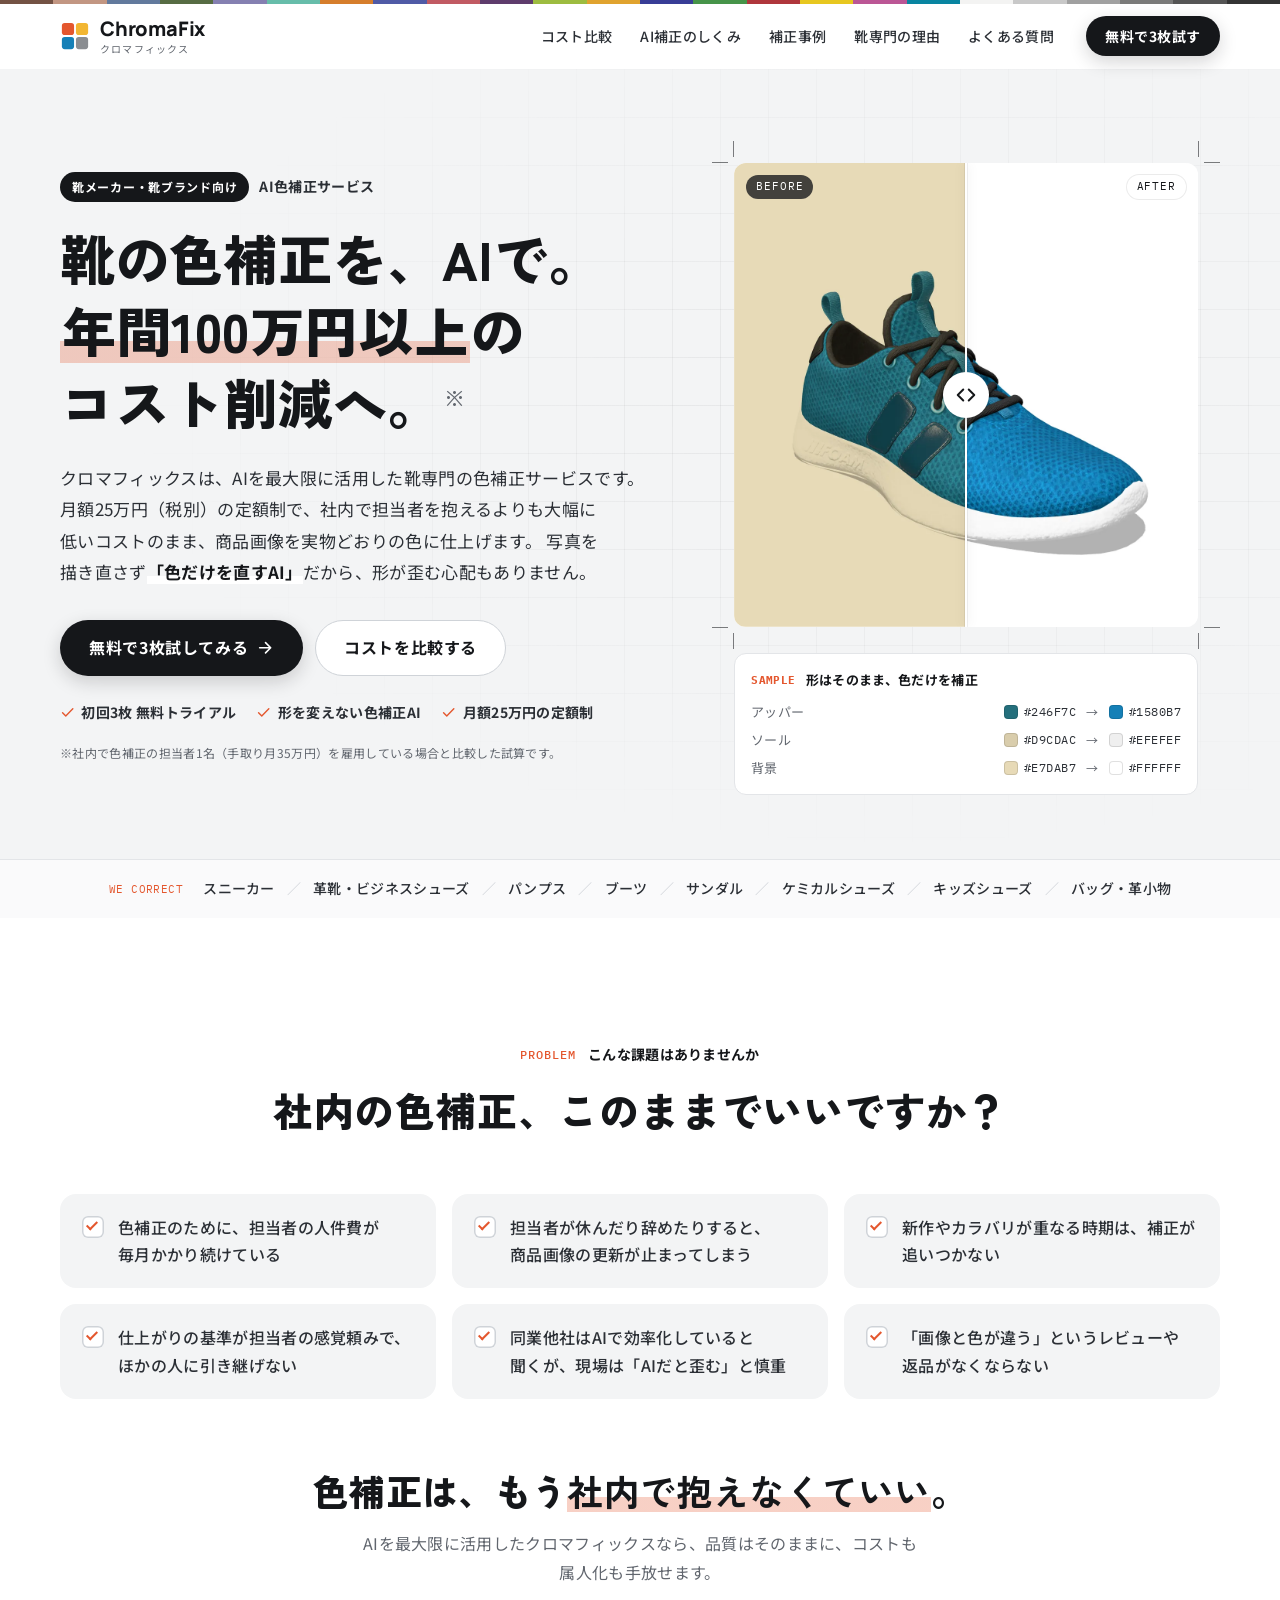
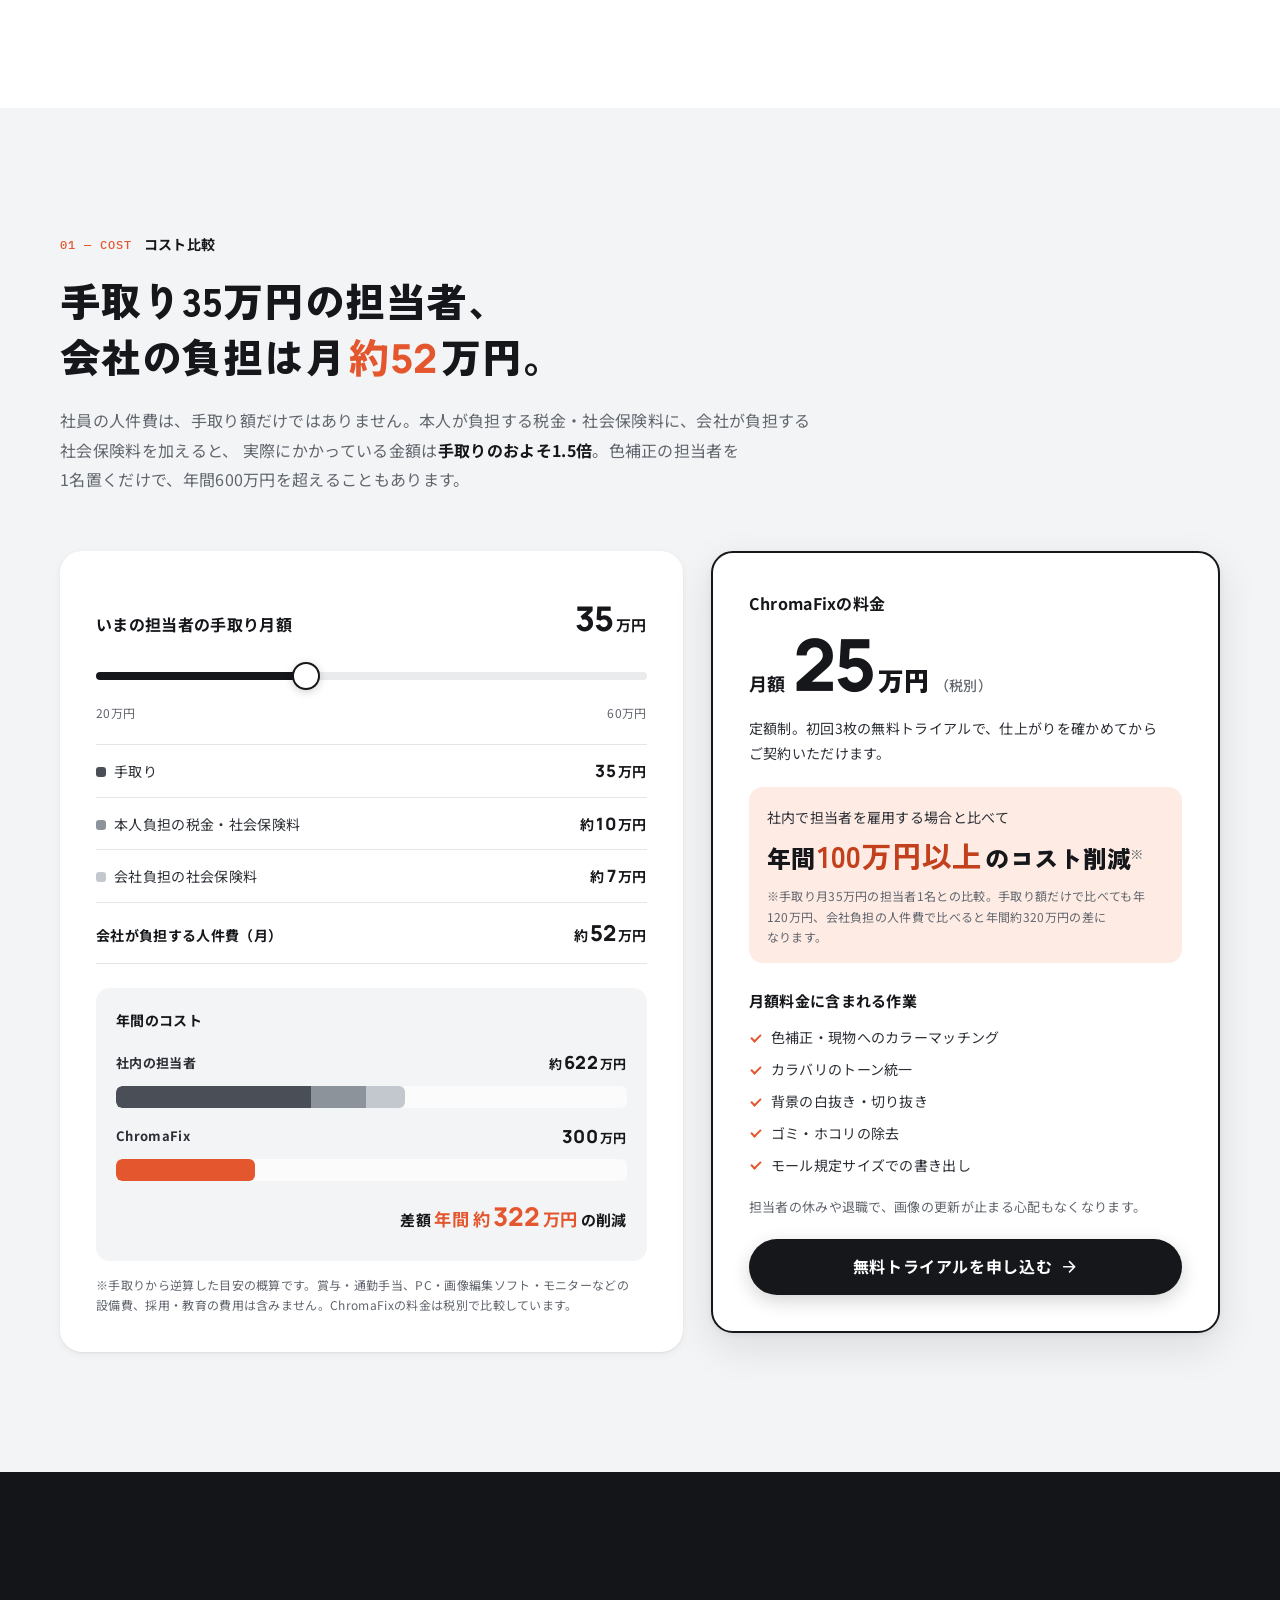
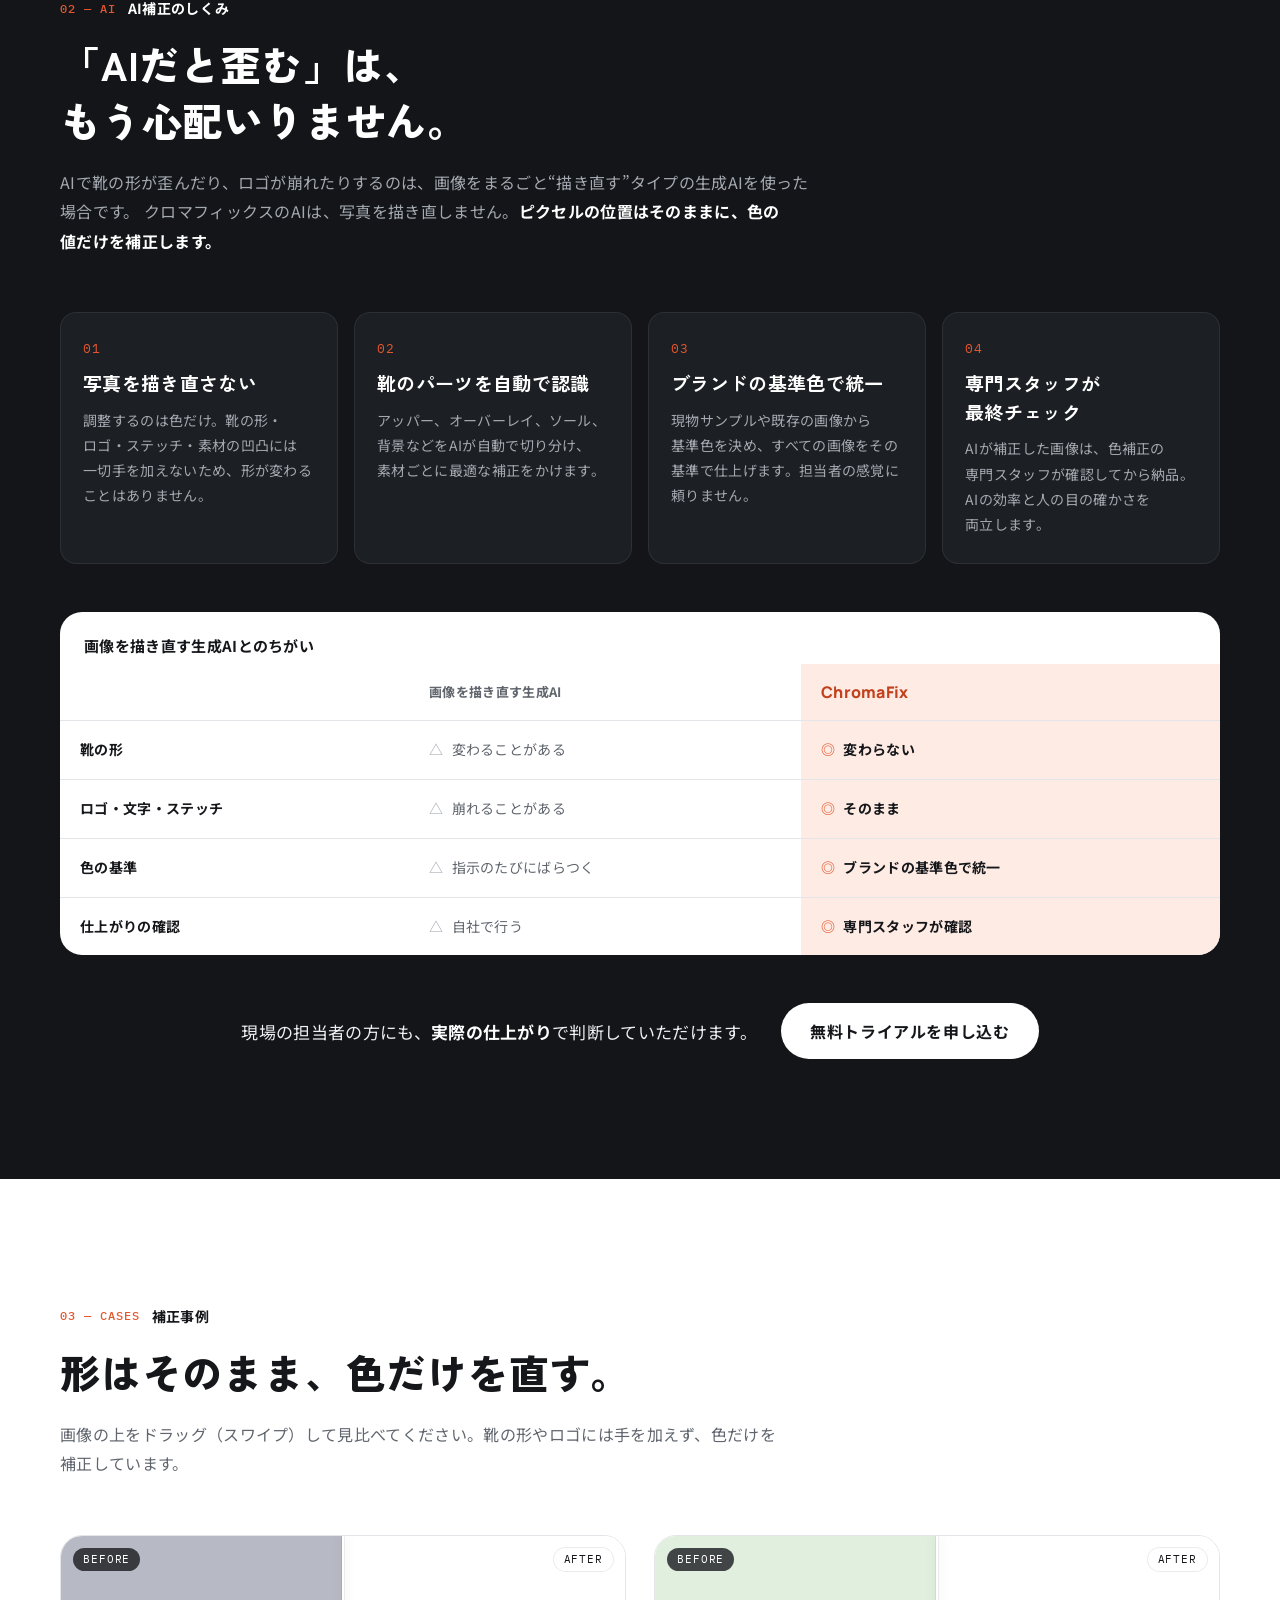
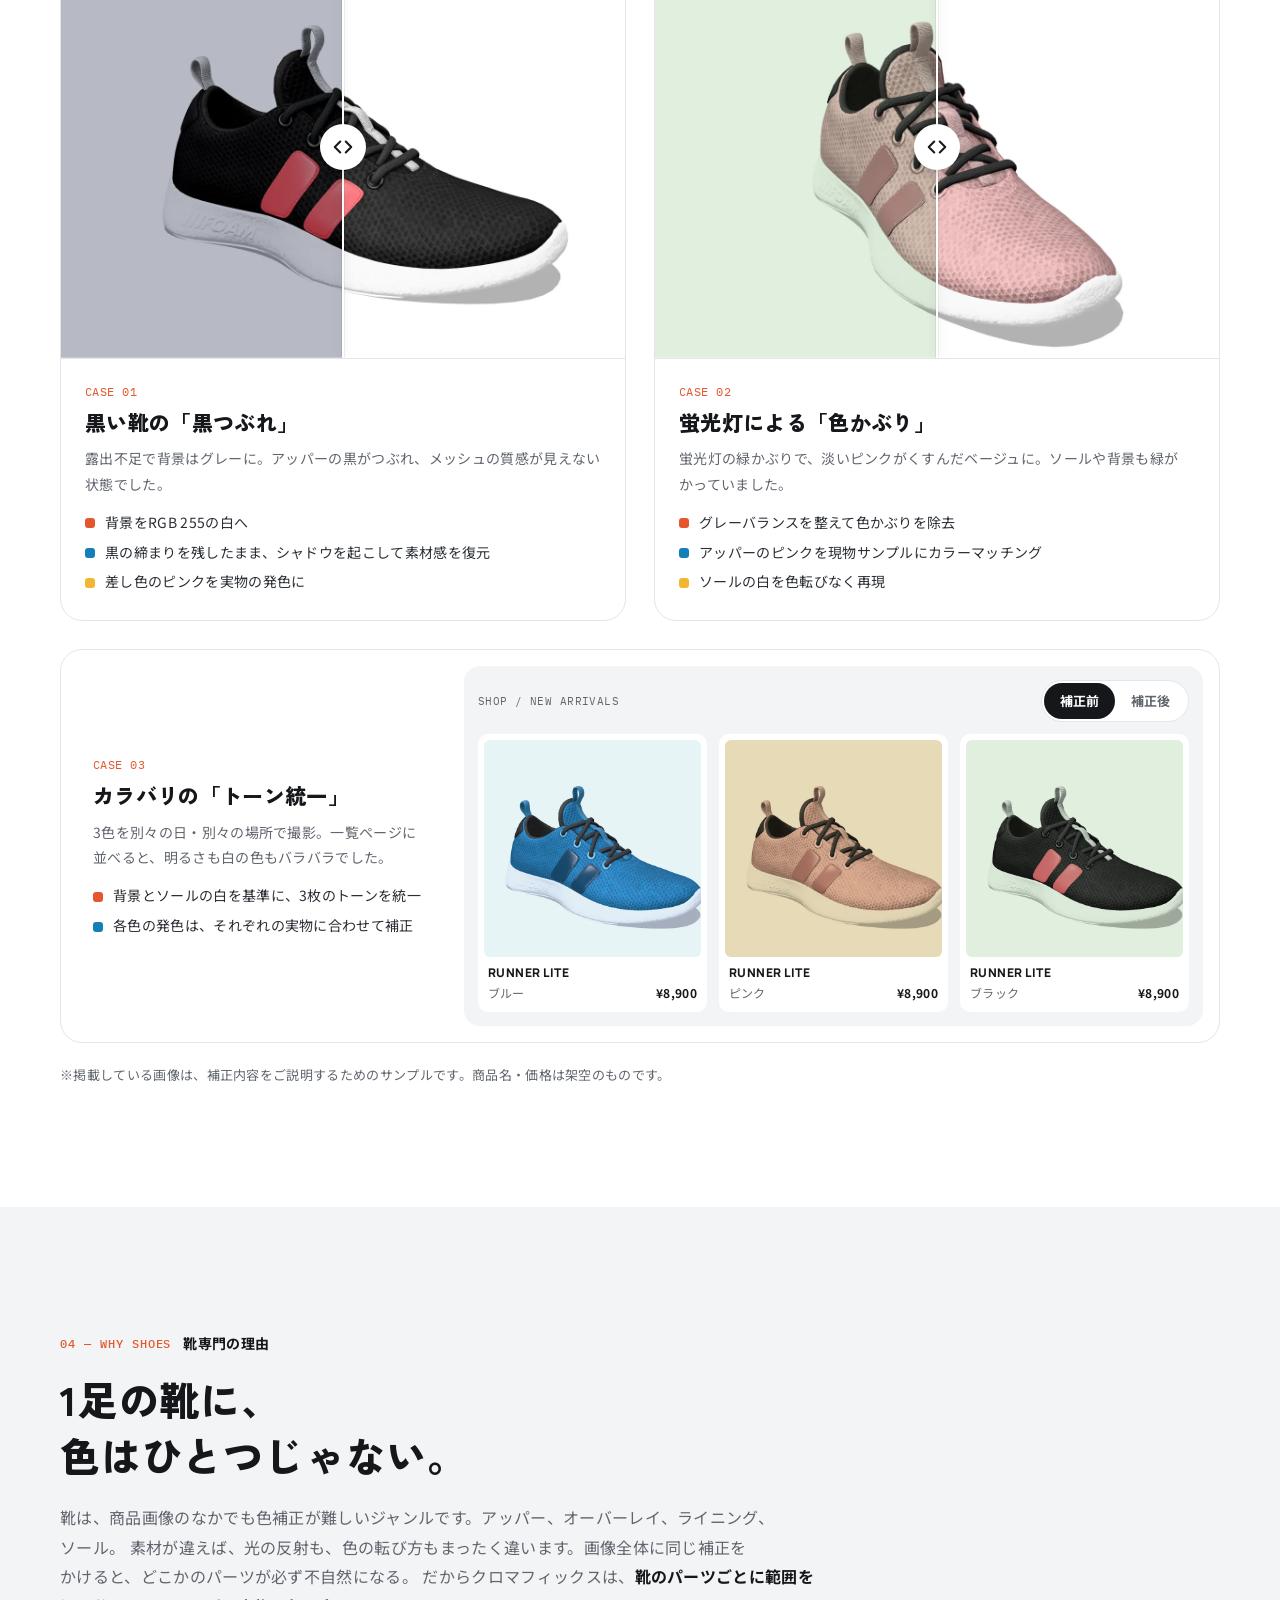
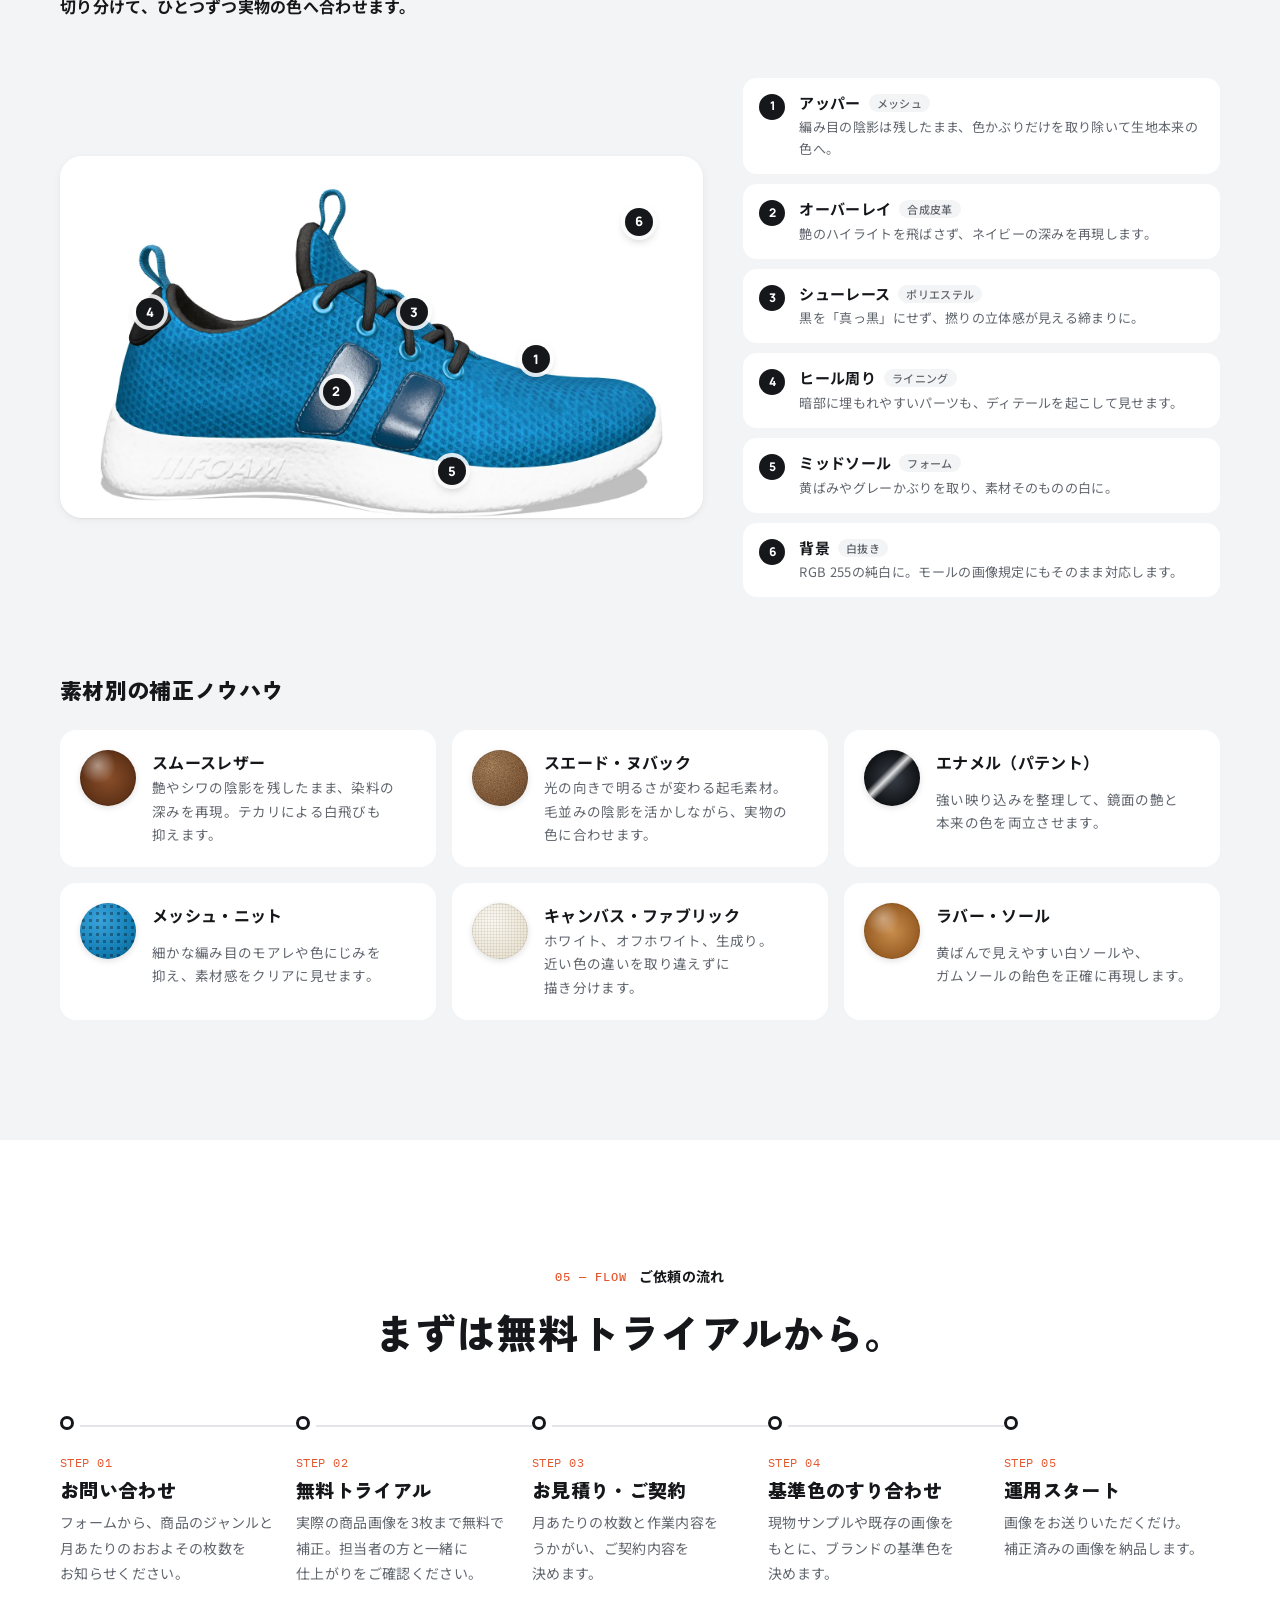
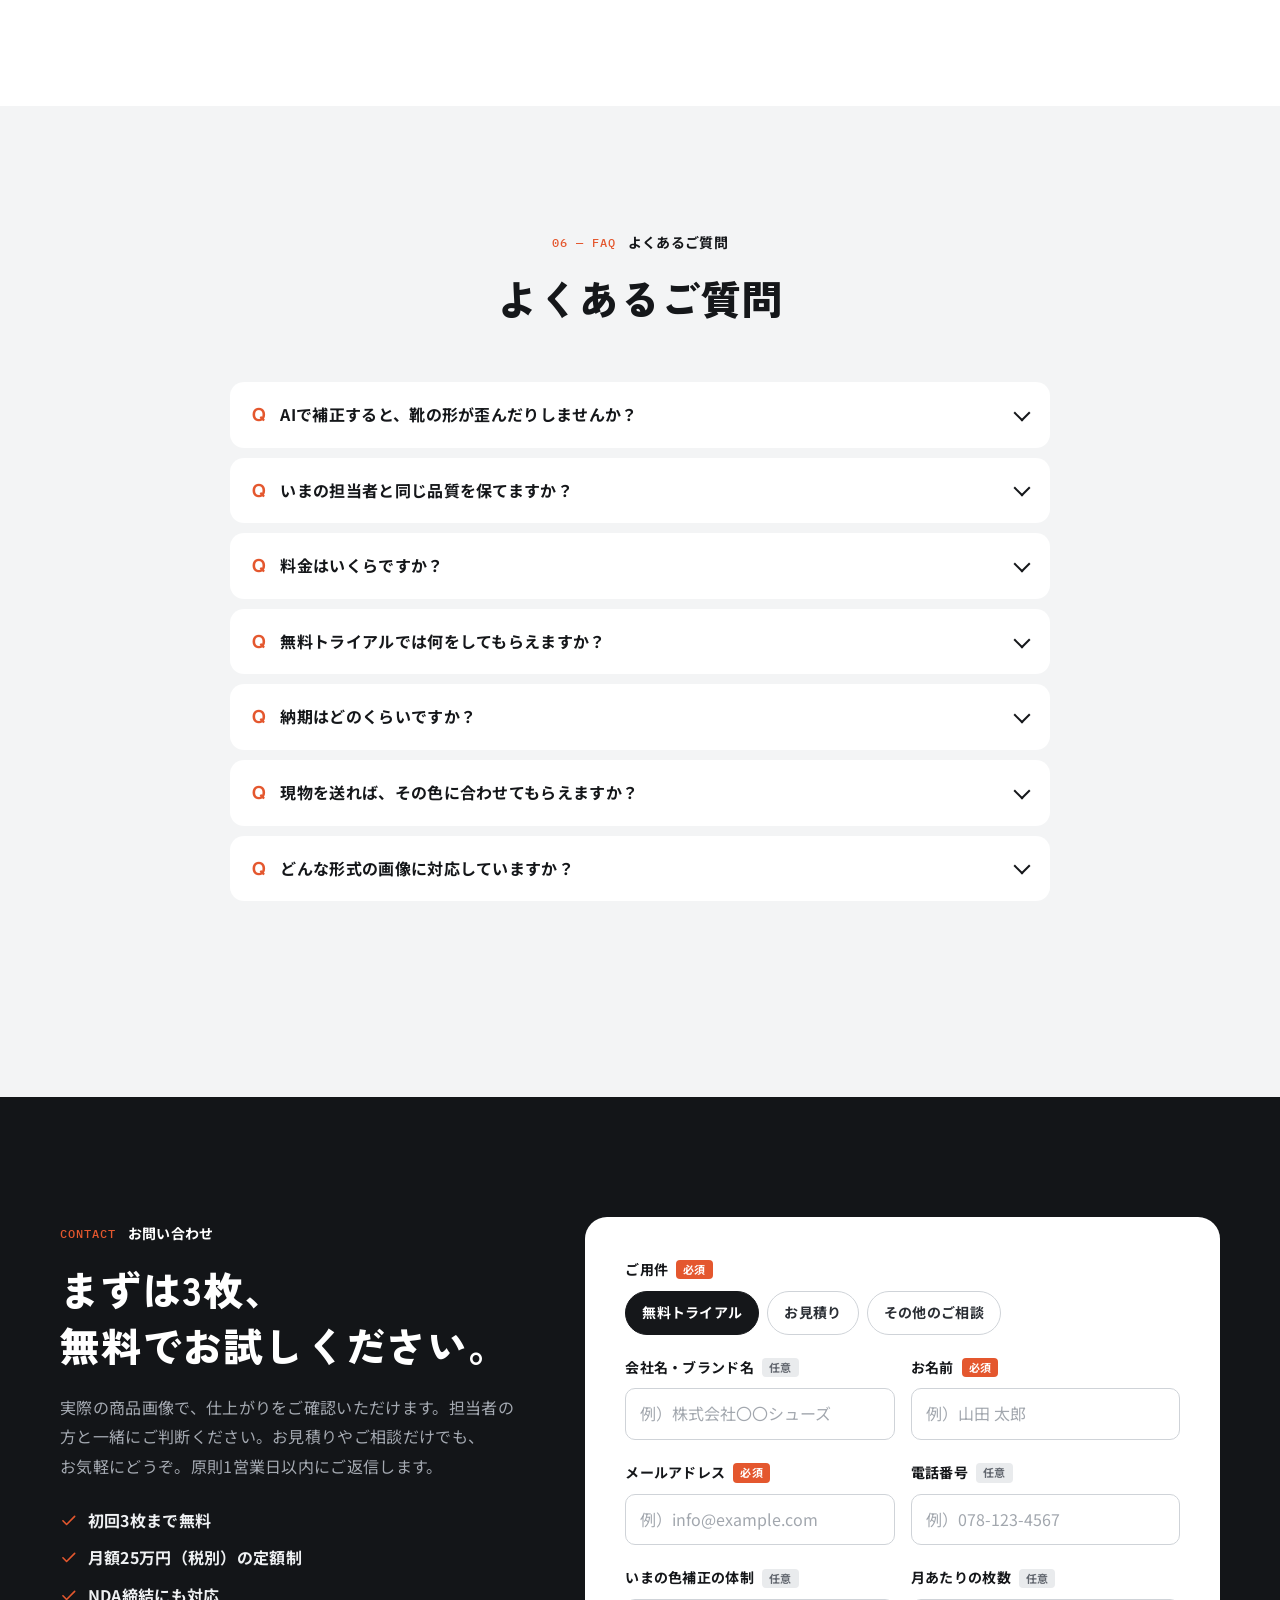
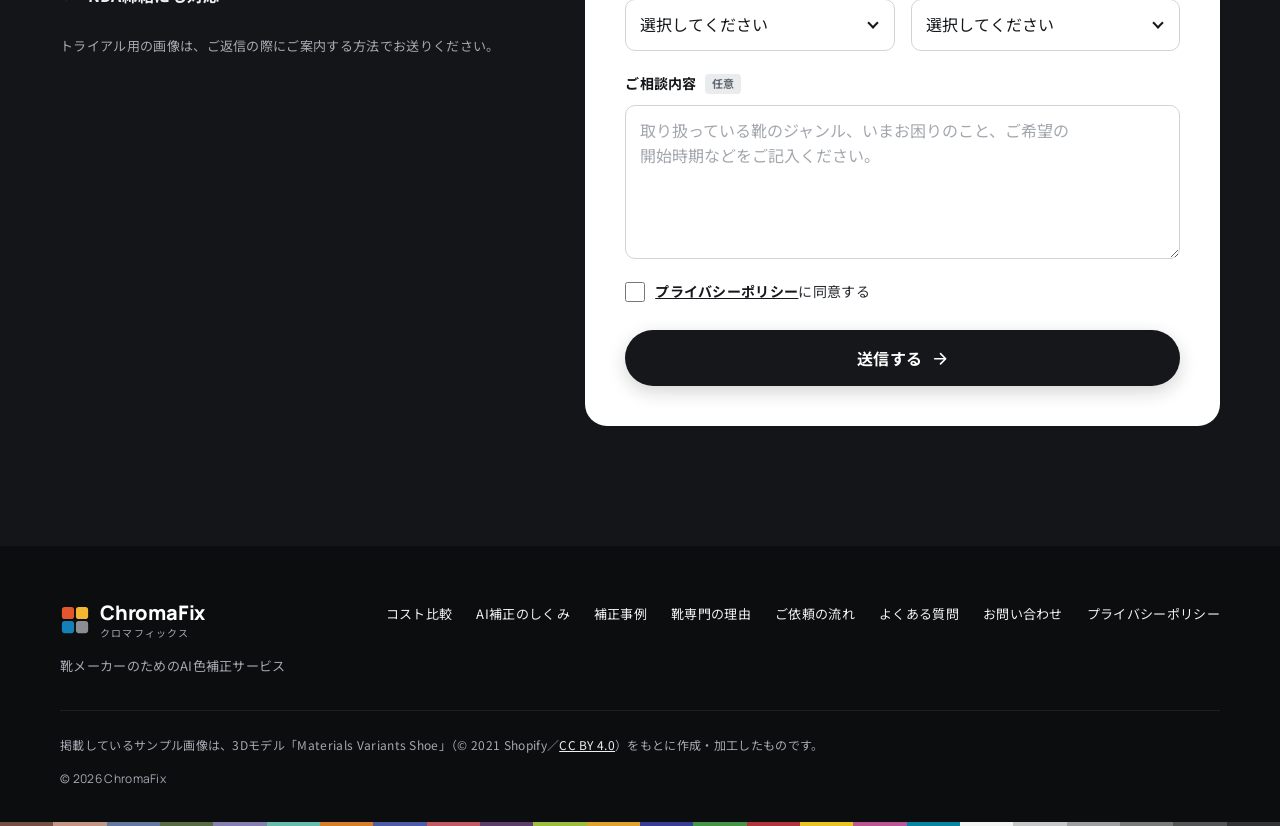
<file: chromafix-site/public/index.html>
<!doctype html>
<html lang="ja">
<head>
  <meta charset="utf-8">
  <meta name="viewport" content="width=device-width, initial-scale=1">
  <title>ChromaFix（クロマフィックス）｜靴メーカーのためのAI色補正サービス</title>
  <meta name="description" content="ChromaFix（クロマフィックス）は、AIを最大限に活用した靴専門の商品画像 色補正サービスです。形やロゴを描き換えず色だけを補正。月額25万円の定額制で、社内で担当者を雇用する場合と比べ年間100万円以上のコスト削減に。初回3枚まで無料トライアル。">
  <meta name="theme-color" content="#ffffff">

  <!-- ▼ 公開ドメインが決まったら https://example.com を差し替えてください（README参照） -->
  <link rel="canonical" href="https://example.com/">
  <meta property="og:type" content="website">
  <meta property="og:site_name" content="ChromaFix">
  <meta property="og:title" content="ChromaFix｜靴メーカーのためのAI色補正サービス">
  <meta property="og:description" content="靴の色補正を、AIで。形を変えずに色だけを直すAIで、社内で担当者を雇用する場合と比べ年間100万円以上のコスト削減へ。初回3枚まで無料。">
  <meta property="og:url" content="https://example.com/">
  <meta property="og:image" content="https://example.com/assets/img/ogp.png">
  <meta property="og:locale" content="ja_JP">
  <meta name="twitter:card" content="summary_large_image">

  <link rel="icon" href="favicon.svg" type="image/svg+xml">
  <link rel="apple-touch-icon" href="apple-touch-icon.png">

  <link rel="preconnect" href="https://fonts.googleapis.com">
  <link rel="preconnect" href="https://fonts.gstatic.com" crossorigin>
  <link href="https://fonts.googleapis.com/css2?family=IBM+Plex+Mono:wght@500&family=Manrope:wght@600;800&family=Noto+Sans+JP:wght@400;500;700&family=Zen+Kaku+Gothic+New:wght@700;900&display=swap" rel="stylesheet">
  <link rel="preload" as="image" href="assets/img/hero-after.webp" type="image/webp">
  <link rel="stylesheet" href="assets/css/style.css">
</head>
<body>
  <a class="skip-link" href="#main">本文へスキップ</a>

  <div class="colorbar" aria-hidden="true"></div>

  <header class="site-header" data-header>
    <div class="container site-header__inner">
      <a class="brand" href="#top" aria-label="ChromaFix トップへ">
        <svg class="brand__mark" viewBox="0 0 32 32" aria-hidden="true"><rect x="2" y="2" width="13" height="13" rx="3" fill="#E4572E"/><rect x="17" y="2" width="13" height="13" rx="3" fill="#F2B632"/><rect x="2" y="17" width="13" height="13" rx="3" fill="#1580B7"/><rect x="17" y="17" width="13" height="13" rx="3" fill="#8A8D91"/></svg>
        <span class="brand__text">
          <span class="brand__name">ChromaFix</span>
          <span class="brand__kana">クロマフィックス</span>
        </span>
      </a>

      <nav class="gnav" id="gnav" aria-label="メインメニュー" data-nav>
        <ul class="gnav__list">
          <li><a href="#cost">コスト比較</a></li>
          <li><a href="#ai">AI補正のしくみ</a></li>
          <li><a href="#cases">補正事例</a></li>
          <li><a href="#parts">靴専門の理由</a></li>
          <li><a href="#faq">よくある質問</a></li>
        </ul>
        <a class="btn btn--primary btn--sm gnav__cta" href="#contact">無料で3枚試す</a>
      </nav>

      <button class="menu-btn" type="button" aria-controls="gnav" aria-expanded="false" aria-label="メニューを開く" data-menu-btn>
        <span class="menu-btn__bar"></span><span class="menu-btn__bar"></span>
      </button>
    </div>
  </header>

  <main id="main">
    <!-- ============ HERO ============ -->
    <section class="hero" id="top">
      <div class="container hero__inner">
        <div class="hero__copy">
          <p class="hero__eyebrow"><span class="tag">靴メーカー・靴ブランド向け</span>AI色補正サービス</p>
          <h1 class="hero__title">靴の色補正を、AIで。<br><span class="hl">年間100万円以上</span>の<br>コスト削減へ。<sup class="hero__ref">※</sup></h1>
          <p class="hero__lead">
            クロマフィックスは、AIを最大限に活用した靴専門の色補正サービスです。
            月額25万円（税別）の定額制で、社内で担当者を抱えるよりも大幅に低いコストのまま、商品画像を実物どおりの色に仕上げます。
            写真を描き直さず<strong>「色だけを直すAI」</strong>だから、形が歪む心配もありません。
          </p>
          <div class="hero__actions">
            <a class="btn btn--primary btn--lg" href="#contact">
              無料で3枚試してみる
              <svg class="icon" viewBox="0 0 24 24" aria-hidden="true"><path d="M5 12h14M13 5l7 7-7 7"/></svg>
            </a>
            <a class="btn btn--ghost btn--lg" href="#cost">コストを比較する</a>
          </div>
          <ul class="hero__points">
            <li><svg class="icon" viewBox="0 0 24 24" aria-hidden="true"><path d="M20 6 9 17l-5-5"/></svg>初回3枚 無料トライアル</li>
            <li><svg class="icon" viewBox="0 0 24 24" aria-hidden="true"><path d="M20 6 9 17l-5-5"/></svg>形を変えない色補正AI</li>
            <li><svg class="icon" viewBox="0 0 24 24" aria-hidden="true"><path d="M20 6 9 17l-5-5"/></svg>月額25万円の定額制</li>
          </ul>
          <p class="hero__note">※社内で色補正の担当者1名（手取り月35万円）を雇用している場合と比較した試算です。</p>
        </div>

        <figure class="hero__visual">
          <div class="frame">
            <i class="tombo tombo--tl" aria-hidden="true"></i><i class="tombo tombo--tr" aria-hidden="true"></i>
            <i class="tombo tombo--bl" aria-hidden="true"></i><i class="tombo tombo--br" aria-hidden="true"></i>
            <div class="ba ba--square" data-ba data-ba-hint>
              <img class="ba__img" src="assets/img/hero-after.webp" width="1200" height="1200" alt="補正後：アッパーの青、白いソール、白背景が実物どおりに再現された画像" fetchpriority="high">
              <div class="ba__before">
                <img class="ba__img" src="assets/img/hero-before.webp" width="1200" height="1200" alt="補正前：電球色の照明で全体が黄色くかぶった画像">
              </div>
              <span class="ba__label ba__label--before">BEFORE</span>
              <span class="ba__label ba__label--after">AFTER</span>
              <div class="ba__handle" role="slider" tabindex="0" aria-label="補正前と補正後の比較スライダー" aria-valuemin="0" aria-valuemax="100" aria-valuenow="50">
                <span class="ba__knob" aria-hidden="true"><svg viewBox="0 0 24 24"><path d="m9 6-6 6 6 6M15 6l6 6-6 6"/></svg></span>
              </div>
            </div>
          </div>
          <figcaption class="readout">
            <p class="readout__title"><span class="mono">SAMPLE</span>形はそのまま、色だけを補正</p>
            <dl class="readout__list">
              <div class="readout__row"><dt>アッパー</dt><dd><span class="sw" style="--c:#246F7C"></span><span class="mono">#246F7C</span><span class="readout__arrow" aria-label="から">→</span><span class="sw" style="--c:#1580B7"></span><span class="mono">#1580B7</span></dd></div>
              <div class="readout__row"><dt>ソール</dt><dd><span class="sw" style="--c:#D9CDAC"></span><span class="mono">#D9CDAC</span><span class="readout__arrow" aria-label="から">→</span><span class="sw" style="--c:#EFEFEF"></span><span class="mono">#EFEFEF</span></dd></div>
              <div class="readout__row"><dt>背景</dt><dd><span class="sw" style="--c:#E7DAB7"></span><span class="mono">#E7DAB7</span><span class="readout__arrow" aria-label="から">→</span><span class="sw" style="--c:#FFFFFF"></span><span class="mono">#FFFFFF</span></dd></div>
            </dl>
          </figcaption>
        </figure>
      </div>

      <div class="genres" aria-label="対応ジャンル">
        <p class="genres__label mono">WE CORRECT</p>
        <ul class="genres__list">
          <li>スニーカー</li><li>革靴・ビジネスシューズ</li><li>パンプス</li><li>ブーツ</li><li>サンダル</li><li>ケミカルシューズ</li><li>キッズシューズ</li><li>バッグ・革小物</li>
        </ul>
      </div>
    </section>

    <!-- ============ PROBLEMS ============ -->
    <section class="section problems" id="problems">
      <div class="container">
        <header class="section-head section-head--center">
          <p class="eyebrow"><span class="eyebrow__en">PROBLEM</span>こんな課題はありませんか</p>
          <h2 class="section-title">社内の色補正、<br class="sp-only">このままでいいですか？</h2>
        </header>

        <ul class="problem-list">
          <li class="problem">
            <span class="problem__check" aria-hidden="true"></span>
            <p>色補正のために、担当者の人件費が毎月かかり続けている</p>
          </li>
          <li class="problem">
            <span class="problem__check" aria-hidden="true"></span>
            <p>担当者が休んだり辞めたりすると、商品画像の更新が止まってしまう</p>
          </li>
          <li class="problem">
            <span class="problem__check" aria-hidden="true"></span>
            <p>新作やカラバリが重なる時期は、補正が追いつかない</p>
          </li>
          <li class="problem">
            <span class="problem__check" aria-hidden="true"></span>
            <p>仕上がりの基準が担当者の感覚頼みで、ほかの人に引き継げない</p>
          </li>
          <li class="problem">
            <span class="problem__check" aria-hidden="true"></span>
            <p>同業他社はAIで効率化していると聞くが、現場は「AIだと歪む」と慎重</p>
          </li>
          <li class="problem">
            <span class="problem__check" aria-hidden="true"></span>
            <p>「画像と色が違う」というレビューや返品がなくならない</p>
          </li>
        </ul>

        <p class="problems__answer">
          色補正は、もう<br class="sp-only"><strong>社内で抱えなくていい</strong>。
        </p>
        <p class="problems__sub">AIを最大限に活用したクロマフィックスなら、品質はそのままに、コストも属人化も手放せます。</p>
      </div>
    </section>

    <!-- ============ COST ============ -->
    <section class="section cost" id="cost">
      <div class="container">
        <header class="section-head">
          <p class="eyebrow"><span class="eyebrow__en">01 — COST</span>コスト比較</p>
          <h2 class="section-title">手取り35万円の担当者、<br>会社の負担は月<span class="num-em">約52</span>万円。</h2>
          <p class="section-lead">
            社員の人件費は、手取り額だけではありません。本人が負担する税金・社会保険料に、会社が負担する社会保険料を加えると、
            実際にかかっている金額は<strong>手取りのおよそ1.5倍</strong>。色補正の担当者を1名置くだけで、年間600万円を超えることもあります。
          </p>
        </header>

        <div class="cost__grid">
          <div class="sim" data-sim data-price="25">
            <div class="sim__head">
              <label class="sim__label" for="sim-range">いまの担当者の手取り月額</label>
              <output class="sim__value" for="sim-range" data-sim-takehome><span class="mono">35</span>万円</output>
            </div>
            <input class="sim__range" id="sim-range" type="range" min="20" max="60" step="1" value="35" data-sim-range aria-describedby="sim-note">
            <div class="sim__scale" aria-hidden="true"><span>20万円</span><span>60万円</span></div>

            <dl class="sim__rows">
              <div class="sim__row"><dt><i class="dot dot--net"></i>手取り</dt><dd><span data-out="net">35</span>万円</dd></div>
              <div class="sim__row"><dt><i class="dot dot--tax"></i>本人負担の税金・社会保険料</dt><dd>約<span data-out="tax">10</span>万円</dd></div>
              <div class="sim__row"><dt><i class="dot dot--co"></i>会社負担の社会保険料</dt><dd>約<span data-out="co">7</span>万円</dd></div>
              <div class="sim__row sim__row--total"><dt>会社が負担する人件費（月）</dt><dd>約<span data-out="month">52</span>万円</dd></div>
            </dl>

            <div class="sim__compare">
              <p class="sim__compare-title">年間のコスト</p>
              <div class="bar-row">
                <span class="bar-row__label">社内の担当者</span>
                <span class="bar-row__track"><span class="bar-row__bar bar-row__bar--staff" data-bar="staff"><span class="bar-row__seg bar-row__seg--net" data-seg="net"></span><span class="bar-row__seg bar-row__seg--tax" data-seg="tax"></span><span class="bar-row__seg bar-row__seg--co" data-seg="co"></span></span></span>
                <span class="bar-row__value">約<span data-out="year">622</span>万円</span>
              </div>
              <div class="bar-row">
                <span class="bar-row__label">ChromaFix</span>
                <span class="bar-row__track"><span class="bar-row__bar bar-row__bar--us" data-bar="us"></span></span>
                <span class="bar-row__value"><span data-out="usyear">300</span>万円</span>
              </div>
              <p class="sim__diff">差額 <strong>年間 約<span data-out="diff">322</span>万円</strong> の削減</p>
            </div>
            <p class="sim__note" id="sim-note">※手取りから逆算した目安の概算です。賞与・通勤手当、PC・画像編集ソフト・モニターなどの設備費、採用・教育の費用は含みません。ChromaFixの料金は税別で比較しています。</p>
          </div>

          <div class="saving">
            <p class="saving__label">ChromaFixの料金</p>
            <p class="saving__price"><span class="saving__pre">月額</span><span class="saving__num">25</span><span class="saving__unit">万円</span><span class="saving__tax">（税別）</span></p>
            <p class="saving__desc">定額制。初回3枚の無料トライアルで、仕上がりを確かめてからご契約いただけます。</p>

            <div class="saving__claim">
              <p>社内で担当者を雇用する場合と比べて</p>
              <p class="saving__claim-big">年間<strong>100万円以上</strong>の<br class="sp-only">コスト削減<sup>※</sup></p>
              <p class="saving__ref">※手取り月35万円の担当者1名との比較。手取り額だけで比べても年120万円、会社負担の人件費で比べると年間約320万円の差になります。</p>
            </div>

            <h3 class="saving__list-title">月額料金に含まれる作業</h3>
            <ul class="saving__list">
              <li>色補正・現物へのカラーマッチング</li>
              <li>カラバリのトーン統一</li>
              <li>背景の白抜き・切り抜き</li>
              <li>ゴミ・ホコリの除去</li>
              <li>モール規定サイズでの書き出し</li>
            </ul>
            <p class="saving__extra">担当者の休みや退職で、画像の更新が止まる心配もなくなります。</p>
            <a class="btn btn--primary btn--lg btn--block" href="#contact">
              無料トライアルを申し込む
              <svg class="icon" viewBox="0 0 24 24" aria-hidden="true"><path d="M5 12h14M13 5l7 7-7 7"/></svg>
            </a>
          </div>
        </div>
      </div>
    </section>

    <!-- ============ AI ============ -->
    <section class="section ai" id="ai">
      <div class="container">
        <header class="section-head">
          <p class="eyebrow eyebrow--light"><span class="eyebrow__en">02 — AI</span>AI補正のしくみ</p>
          <h2 class="section-title">「AIだと歪む」は、<br>もう心配いりません。</h2>
          <p class="section-lead">
            AIで靴の形が歪んだり、ロゴが崩れたりするのは、画像をまるごと“描き直す”タイプの生成AIを使った場合です。
            クロマフィックスのAIは、写真を描き直しません。<strong>ピクセルの位置はそのままに、色の値だけを補正します。</strong>
          </p>
        </header>

        <ol class="ai__points">
          <li class="ai-point">
            <p class="ai-point__no mono">01</p>
            <h3>写真を描き直さない</h3>
            <p>調整するのは色だけ。靴の形・ロゴ・ステッチ・素材の凹凸には一切手を加えないため、形が変わることはありません。</p>
          </li>
          <li class="ai-point">
            <p class="ai-point__no mono">02</p>
            <h3>靴のパーツを自動で認識</h3>
            <p>アッパー、オーバーレイ、ソール、背景などをAIが自動で切り分け、素材ごとに最適な補正をかけます。</p>
          </li>
          <li class="ai-point">
            <p class="ai-point__no mono">03</p>
            <h3>ブランドの基準色で統一</h3>
            <p>現物サンプルや既存の画像から基準色を決め、すべての画像をその基準で仕上げます。担当者の感覚に頼りません。</p>
          </li>
          <li class="ai-point">
            <p class="ai-point__no mono">04</p>
            <h3>専門スタッフが最終チェック</h3>
            <p>AIが補正した画像は、色補正の専門スタッフが確認してから納品。AIの効率と人の目の確かさを両立します。</p>
          </li>
        </ol>

        <div class="compare">
          <table class="compare__table">
            <caption class="compare__caption">画像を描き直す生成AIとのちがい</caption>
            <colgroup><col class="c-head"><col><col></colgroup>
            <thead>
              <tr><th scope="col"><span class="visually-hidden">項目</span></th><th scope="col">画像を描き直す<br class="sp-only">生成AI</th><th scope="col" class="is-us">ChromaFix</th></tr>
            </thead>
            <tbody>
              <tr><th scope="row">靴の形</th><td><span class="mark mark--ng" aria-hidden="true">△</span>変わることがある</td><td class="is-us"><span class="mark mark--ok" aria-hidden="true">◎</span>変わらない</td></tr>
              <tr><th scope="row">ロゴ・文字・ステッチ</th><td><span class="mark mark--ng" aria-hidden="true">△</span>崩れることがある</td><td class="is-us"><span class="mark mark--ok" aria-hidden="true">◎</span>そのまま</td></tr>
              <tr><th scope="row">色の基準</th><td><span class="mark mark--ng" aria-hidden="true">△</span>指示のたびにばらつく</td><td class="is-us"><span class="mark mark--ok" aria-hidden="true">◎</span>ブランドの基準色で統一</td></tr>
              <tr><th scope="row">仕上がりの確認</th><td><span class="mark mark--ng" aria-hidden="true">△</span>自社で行う</td><td class="is-us"><span class="mark mark--ok" aria-hidden="true">◎</span>専門スタッフが確認</td></tr>
            </tbody>
          </table>
        </div>

        <div class="ai__cta">
          <p>現場の担当者の方にも、<strong>実際の仕上がり</strong>で判断していただけます。</p>
          <a class="btn btn--light btn--lg" href="#contact">無料トライアルを申し込む</a>
        </div>
      </div>
    </section>

    <!-- ============ CASES ============ -->
    <section class="section cases" id="cases">
      <div class="container">
        <header class="section-head">
          <p class="eyebrow"><span class="eyebrow__en">03 — CASES</span>補正事例</p>
          <h2 class="section-title">形はそのまま、<br class="sp-only">色だけを直す。</h2>
          <p class="section-lead">画像の上をドラッグ（スワイプ）して見比べてください。靴の形やロゴには手を加えず、色だけを補正しています。</p>
        </header>

        <div class="case-grid">
          <article class="case">
            <div class="ba ba--wide" data-ba>
              <img class="ba__img" src="assets/img/case-black-after.webp" width="1200" height="900" loading="lazy" alt="補正後：白背景に、黒いメッシュの質感とピンクの差し色がはっきり見える">
              <div class="ba__before">
                <img class="ba__img" src="assets/img/case-black-before.webp" width="1200" height="900" loading="lazy" alt="補正前：露出不足で背景がグレーになり、黒い部分がつぶれている">
              </div>
              <span class="ba__label ba__label--before">BEFORE</span>
              <span class="ba__label ba__label--after">AFTER</span>
              <div class="ba__handle" role="slider" tabindex="0" aria-label="事例1 補正前と補正後の比較スライダー" aria-valuemin="0" aria-valuemax="100" aria-valuenow="50">
                <span class="ba__knob" aria-hidden="true"><svg viewBox="0 0 24 24"><path d="m9 6-6 6 6 6M15 6l6 6-6 6"/></svg></span>
              </div>
            </div>
            <div class="case__body">
              <p class="case__no mono">CASE 01</p>
              <h3 class="case__title">黒い靴の「黒つぶれ」</h3>
              <p class="case__issue">露出不足で背景はグレーに。アッパーの黒がつぶれ、メッシュの質感が見えない状態でした。</p>
              <ul class="case__fix">
                <li>背景をRGB 255の白へ</li>
                <li>黒の締まりを残したまま、シャドウを起こして素材感を復元</li>
                <li>差し色のピンクを実物の発色に</li>
              </ul>
            </div>
          </article>

          <article class="case">
            <div class="ba ba--wide" data-ba>
              <img class="ba__img" src="assets/img/case-pink-after.webp" width="1200" height="900" loading="lazy" alt="補正後：アッパーが実物どおりの淡いピンクになっている">
              <div class="ba__before">
                <img class="ba__img" src="assets/img/case-pink-before.webp" width="1200" height="900" loading="lazy" alt="補正前：蛍光灯の緑かぶりで、ピンクがくすんだベージュに見える">
              </div>
              <span class="ba__label ba__label--before">BEFORE</span>
              <span class="ba__label ba__label--after">AFTER</span>
              <div class="ba__handle" role="slider" tabindex="0" aria-label="事例2 補正前と補正後の比較スライダー" aria-valuemin="0" aria-valuemax="100" aria-valuenow="50">
                <span class="ba__knob" aria-hidden="true"><svg viewBox="0 0 24 24"><path d="m9 6-6 6 6 6M15 6l6 6-6 6"/></svg></span>
              </div>
            </div>
            <div class="case__body">
              <p class="case__no mono">CASE 02</p>
              <h3 class="case__title">蛍光灯による「色かぶり」</h3>
              <p class="case__issue">蛍光灯の緑かぶりで、淡いピンクがくすんだベージュに。ソールや背景も緑がかっていました。</p>
              <ul class="case__fix">
                <li>グレーバランスを整えて色かぶりを除去</li>
                <li>アッパーのピンクを現物サンプルにカラーマッチング</li>
                <li>ソールの白を色転びなく再現</li>
              </ul>
            </div>
          </article>
        </div>

        <article class="case case--lineup">
          <div class="case__body">
            <p class="case__no mono">CASE 03</p>
            <h3 class="case__title">カラバリの「トーン統一」</h3>
            <p class="case__issue">3色を別々の日・別々の場所で撮影。一覧ページに並べると、明るさも白の色もバラバラでした。</p>
            <ul class="case__fix">
              <li>背景とソールの白を基準に、3枚のトーンを統一</li>
              <li>各色の発色は、それぞれの実物に合わせて補正</li>
            </ul>
          </div>

          <div class="lineup" data-lineup>
            <div class="lineup__bar">
              <span class="lineup__shop mono">SHOP / NEW ARRIVALS</span>
              <div class="seg" role="group" aria-label="表示の切り替え">
                <button type="button" class="seg__btn" aria-pressed="true" data-show="before">補正前</button>
                <button type="button" class="seg__btn" aria-pressed="false" data-show="after">補正後</button>
              </div>
            </div>
            <ul class="lineup__grid">
              <li class="lineup__item">
                <div class="lineup__img">
                  <img class="is-before" src="assets/img/lineup-blue-before.webp" width="640" height="640" loading="lazy" alt="補正前：青いスニーカー。青かぶりで白っぽく見える">
                  <img class="is-after" src="assets/img/lineup-blue-after.webp" width="640" height="640" loading="lazy" alt="補正後：青いスニーカー">
                </div>
                <p class="lineup__name">RUNNER LITE</p>
                <p class="lineup__meta">ブルー<span>¥8,900</span></p>
              </li>
              <li class="lineup__item">
                <div class="lineup__img">
                  <img class="is-before" src="assets/img/lineup-pink-before.webp" width="640" height="640" loading="lazy" alt="補正前：ピンクのスニーカー。黄色かぶりでオレンジがかって見える">
                  <img class="is-after" src="assets/img/lineup-pink-after.webp" width="640" height="640" loading="lazy" alt="補正後：ピンクのスニーカー">
                </div>
                <p class="lineup__name">RUNNER LITE</p>
                <p class="lineup__meta">ピンク<span>¥8,900</span></p>
              </li>
              <li class="lineup__item">
                <div class="lineup__img">
                  <img class="is-before" src="assets/img/lineup-black-before.webp" width="640" height="640" loading="lazy" alt="補正前：黒いスニーカー。緑かぶりで背景も緑がかっている">
                  <img class="is-after" src="assets/img/lineup-black-after.webp" width="640" height="640" loading="lazy" alt="補正後：黒いスニーカー">
                </div>
                <p class="lineup__name">RUNNER LITE</p>
                <p class="lineup__meta">ブラック<span>¥8,900</span></p>
              </li>
            </ul>
          </div>
        </article>

        <p class="note">※掲載している画像は、補正内容をご説明するためのサンプルです。商品名・価格は架空のものです。</p>
      </div>
    </section>

    <!-- ============ PARTS / WHY SHOES ============ -->
    <section class="section parts" id="parts">
      <div class="container">
        <header class="section-head">
          <p class="eyebrow"><span class="eyebrow__en">04 — WHY SHOES</span>靴専門の理由</p>
          <h2 class="section-title">1足の靴に、<br>色はひとつじゃない。</h2>
          <p class="section-lead">
            靴は、商品画像のなかでも色補正が難しいジャンルです。アッパー、オーバーレイ、ライニング、ソール。
            素材が違えば、光の反射も、色の転び方もまったく違います。画像全体に同じ補正をかけると、どこかのパーツが必ず不自然になる。
            だからクロマフィックスは、<strong>靴のパーツごとに範囲を切り分けて、ひとつずつ実物の色へ合わせます。</strong>
          </p>
        </header>

        <div class="parts__body">
          <figure class="parts__figure">
            <img src="assets/img/parts-side.webp" width="1600" height="900" loading="lazy" alt="スニーカーの側面。アッパー、オーバーレイ、シューレース、ヒール周り、ミッドソール、背景の6か所に番号が付いている">
            <ol class="pins" aria-hidden="true">
              <li class="pin" style="--x:74%;--y:56%">1</li>
              <li class="pin" style="--x:43%;--y:65%">2</li>
              <li class="pin" style="--x:55%;--y:43%">3</li>
              <li class="pin" style="--x:14%;--y:43%">4</li>
              <li class="pin" style="--x:61%;--y:87%">5</li>
              <li class="pin" style="--x:90%;--y:18%">6</li>
            </ol>
          </figure>

          <ol class="parts__legend">
            <li><span class="num">1</span><div><h3>アッパー<small>メッシュ</small></h3><p>編み目の陰影は残したまま、色かぶりだけを取り除いて生地本来の色へ。</p></div></li>
            <li><span class="num">2</span><div><h3>オーバーレイ<small>合成皮革</small></h3><p>艶のハイライトを飛ばさず、ネイビーの深みを再現します。</p></div></li>
            <li><span class="num">3</span><div><h3>シューレース<small>ポリエステル</small></h3><p>黒を「真っ黒」にせず、撚りの立体感が見える締まりに。</p></div></li>
            <li><span class="num">4</span><div><h3>ヒール周り<small>ライニング</small></h3><p>暗部に埋もれやすいパーツも、ディテールを起こして見せます。</p></div></li>
            <li><span class="num">5</span><div><h3>ミッドソール<small>フォーム</small></h3><p>黄ばみやグレーかぶりを取り、素材そのものの白に。</p></div></li>
            <li><span class="num">6</span><div><h3>背景<small>白抜き</small></h3><p>RGB 255の純白に。モールの画像規定にもそのまま対応します。</p></div></li>
          </ol>
        </div>

        <div class="materials">
          <h3 class="materials__title">素材別の補正ノウハウ</h3>
          <ul class="materials__grid">
            <li class="material">
              <span class="material__swatch material__swatch--leather" aria-hidden="true"></span>
              <h4>スムースレザー</h4>
              <p>艶やシワの陰影を残したまま、染料の深みを再現。テカリによる白飛びも抑えます。</p>
            </li>
            <li class="material">
              <span class="material__swatch material__swatch--suede" aria-hidden="true"></span>
              <h4>スエード・ヌバック</h4>
              <p>光の向きで明るさが変わる起毛素材。毛並みの陰影を活かしながら、実物の色に合わせます。</p>
            </li>
            <li class="material">
              <span class="material__swatch material__swatch--patent" aria-hidden="true"></span>
              <h4>エナメル（パテント）</h4>
              <p>強い映り込みを整理して、鏡面の艶と本来の色を両立させます。</p>
            </li>
            <li class="material">
              <span class="material__swatch material__swatch--mesh" aria-hidden="true"></span>
              <h4>メッシュ・ニット</h4>
              <p>細かな編み目のモアレや色にじみを抑え、素材感をクリアに見せます。</p>
            </li>
            <li class="material">
              <span class="material__swatch material__swatch--canvas" aria-hidden="true"></span>
              <h4>キャンバス・ファブリック</h4>
              <p>ホワイト、オフホワイト、生成り。近い色の違いを取り違えずに描き分けます。</p>
            </li>
            <li class="material">
              <span class="material__swatch material__swatch--rubber" aria-hidden="true"></span>
              <h4>ラバー・ソール</h4>
              <p>黄ばんで見えやすい白ソールや、ガムソールの飴色を正確に再現します。</p>
            </li>
          </ul>
        </div>
      </div>
    </section>

    <!-- ============ FLOW ============ -->
    <section class="section flow" id="flow">
      <div class="container">
        <header class="section-head section-head--center">
          <p class="eyebrow"><span class="eyebrow__en">05 — FLOW</span>ご依頼の流れ</p>
          <h2 class="section-title">まずは無料トライアルから。</h2>
        </header>

        <ol class="steps">
          <li class="step">
            <p class="step__no mono">STEP 01</p>
            <h3>お問い合わせ</h3>
            <p>フォームから、商品のジャンルと月あたりのおおよその枚数をお知らせください。</p>
          </li>
          <li class="step">
            <p class="step__no mono">STEP 02</p>
            <h3>無料トライアル</h3>
            <p>実際の商品画像を3枚まで無料で補正。担当者の方と一緒に仕上がりをご確認ください。</p>
          </li>
          <li class="step">
            <p class="step__no mono">STEP 03</p>
            <h3>お見積り・ご契約</h3>
            <p>月あたりの枚数と作業内容をうかがい、ご契約内容を決めます。</p>
          </li>
          <li class="step">
            <p class="step__no mono">STEP 04</p>
            <h3>基準色のすり合わせ</h3>
            <p>現物サンプルや既存の画像をもとに、ブランドの基準色を決めます。</p>
          </li>
          <li class="step">
            <p class="step__no mono">STEP 05</p>
            <h3>運用スタート</h3>
            <p>画像をお送りいただくだけ。補正済みの画像を納品します。</p>
          </li>
        </ol>
      </div>
    </section>

    <!-- ============ FAQ ============ -->
    <section class="section faq" id="faq">
      <div class="container container--narrow">
        <header class="section-head section-head--center">
          <p class="eyebrow"><span class="eyebrow__en">06 — FAQ</span>よくあるご質問</p>
          <h2 class="section-title">よくあるご質問</h2>
        </header>

        <div class="faq__list">
          <details class="qa">
            <summary>AIで補正すると、靴の形が歪んだりしませんか？</summary>
            <div class="qa__a"><p>歪みません。クロマフィックスのAIは画像を描き直すのではなく、色の値だけを補正します。形・ロゴ・ステッチの位置は元の写真のままです。補正後の画像は専門スタッフが確認してから納品します。</p></div>
          </details>
          <details class="qa">
            <summary>いまの担当者と同じ品質を保てますか？</summary>
            <div class="qa__a"><p>無料トライアルで、現在の仕上がりと見比べてご判断ください。既存の画像や現物サンプルをもとにブランドの基準色をすり合わせ、その基準ですべての画像を仕上げます。</p></div>
          </details>
          <details class="qa">
            <summary>料金はいくらですか？</summary>
            <div class="qa__a"><p>月額25万円（税別）の定額制です。社内で担当者1名（手取り月35万円）が色補正を行っている場合と比べて、年間100万円以上のコスト削減になります。月あたりの枚数や作業内容については、お問い合わせの際にご相談ください。</p></div>
          </details>
          <details class="qa">
            <summary>無料トライアルでは何をしてもらえますか？</summary>
            <div class="qa__a"><p>初めてのお客様に限り、実際の商品画像を3枚まで無料で補正します。仕上がりをご確認いただいてから、ご契約をご検討ください。</p></div>
          </details>
          <details class="qa">
            <summary>納期はどのくらいですか？</summary>
            <div class="qa__a"><p>通常は2〜3営業日で納品します。お急ぎの場合は特急対応（最短12時間）も可能です。新作の発売時期など、枚数が多い場合はスケジュールをご相談ください。</p></div>
          </details>
          <details class="qa">
            <summary>現物を送れば、その色に合わせてもらえますか？</summary>
            <div class="qa__a"><p>はい。現物サンプルをお預かりし、実物を確認しながら基準色を決めます。お預かりした商品は、確認後にご返送します。</p></div>
          </details>
          <details class="qa">
            <summary>どんな形式の画像に対応していますか？</summary>
            <div class="qa__a"><p>JPEG・PNG・TIFF・PSDのほか、各社カメラのRAWデータにも対応しています。納品時の形式・サイズ・ファイル名のルールもご指定いただけます。</p></div>
          </details>
          <details class="qa">
            <summary>発売前の商品の画像でも大丈夫ですか？</summary>
            <div class="qa__a"><p>秘密保持契約（NDA）の締結に対応しています。お預かりした画像データは、納品後一定期間を経て削除します。</p></div>
          </details>
        </div>
      </div>
    </section>

    <!-- ============ CONTACT ============ -->
    <section class="section contact" id="contact">
      <div class="container contact__inner">
        <div class="contact__intro">
          <p class="eyebrow eyebrow--light"><span class="eyebrow__en">CONTACT</span>お問い合わせ</p>
          <h2 class="section-title">まずは3枚、<br>無料でお試しください。</h2>
          <p class="contact__lead">実際の商品画像で、仕上がりをご確認いただけます。担当者の方と一緒にご判断ください。お見積りやご相談だけでも、お気軽にどうぞ。原則1営業日以内にご返信します。</p>
          <ul class="contact__points">
            <li><svg class="icon" viewBox="0 0 24 24" aria-hidden="true"><path d="M20 6 9 17l-5-5"/></svg>初回3枚まで無料</li>
            <li><svg class="icon" viewBox="0 0 24 24" aria-hidden="true"><path d="M20 6 9 17l-5-5"/></svg>月額25万円（税別）の定額制</li>
            <li><svg class="icon" viewBox="0 0 24 24" aria-hidden="true"><path d="M20 6 9 17l-5-5"/></svg>NDA締結にも対応</li>
          </ul>
          <p class="contact__sub">トライアル用の画像は、ご返信の際にご案内する方法でお送りください。</p>
        </div>

        <form class="form" action="contact.php" method="post" novalidate data-form>
          <fieldset class="form__field">
            <legend class="form__label">ご用件<span class="req">必須</span></legend>
            <div class="chips">
              <label class="chip"><input type="radio" name="type" value="trial" checked><span>無料トライアル</span></label>
              <label class="chip"><input type="radio" name="type" value="estimate"><span>お見積り</span></label>
              <label class="chip"><input type="radio" name="type" value="other"><span>その他のご相談</span></label>
            </div>
          </fieldset>

          <div class="form__row">
            <div class="form__field">
              <label class="form__label" for="f-company">会社名・ブランド名<span class="opt">任意</span></label>
              <input class="input" id="f-company" name="company" type="text" maxlength="100" autocomplete="organization" placeholder="例）株式会社〇〇シューズ">
            </div>
            <div class="form__field">
              <label class="form__label" for="f-name">お名前<span class="req">必須</span></label>
              <input class="input" id="f-name" name="name" type="text" maxlength="50" autocomplete="name" required placeholder="例）山田 太郎">
              <p class="form__error" data-error-for="name"></p>
            </div>
          </div>

          <div class="form__row">
            <div class="form__field">
              <label class="form__label" for="f-email">メールアドレス<span class="req">必須</span></label>
              <input class="input" id="f-email" name="email" type="email" maxlength="254" autocomplete="email" inputmode="email" required placeholder="例）info@example.com">
              <p class="form__error" data-error-for="email"></p>
            </div>
            <div class="form__field">
              <label class="form__label" for="f-tel">電話番号<span class="opt">任意</span></label>
              <input class="input" id="f-tel" name="tel" type="tel" maxlength="20" autocomplete="tel" inputmode="tel" placeholder="例）078-123-4567">
              <p class="form__error" data-error-for="tel"></p>
            </div>
          </div>

          <div class="form__row">
            <div class="form__field">
              <label class="form__label" for="f-current">いまの色補正の体制<span class="opt">任意</span></label>
              <div class="select">
                <select class="input" id="f-current" name="current">
                  <option value="">選択してください</option>
                  <option value="staff">社内の担当者が行っている</option>
                  <option value="photographer">撮影担当者が兼任している</option>
                  <option value="outsource">外注している</option>
                  <option value="none">特に補正していない</option>
                  <option value="other">その他</option>
                </select>
              </div>
            </div>
            <div class="form__field">
              <label class="form__label" for="f-volume">月あたりの枚数<span class="opt">任意</span></label>
              <div class="select">
                <select class="input" id="f-volume" name="volume">
                  <option value="">選択してください</option>
                  <option value="lt100">〜100枚</option>
                  <option value="100-300">100〜300枚</option>
                  <option value="300-1000">300〜1,000枚</option>
                  <option value="gt1000">1,000枚以上</option>
                  <option value="unknown">わからない</option>
                </select>
              </div>
            </div>
          </div>

          <div class="form__field">
            <label class="form__label" for="f-message">ご相談内容<span class="opt">任意</span></label>
            <textarea class="input" id="f-message" name="message" rows="5" maxlength="3000" placeholder="取り扱っている靴のジャンル、いまお困りのこと、ご希望の開始時期などをご記入ください。"></textarea>
            <p class="form__error" data-error-for="message"></p>
          </div>

          <!-- スパム対策（人間には見えない項目です。入力しないでください） -->
          <div class="hp" aria-hidden="true">
            <label for="f-website">Website</label>
            <input id="f-website" name="website" type="text" tabindex="-1" autocomplete="off">
          </div>

          <div class="form__field">
            <label class="check">
              <input type="checkbox" name="agree" value="1" required>
              <span><a href="privacy.html" target="_blank" rel="noopener">プライバシーポリシー</a>に同意する</span>
            </label>
            <p class="form__error" data-error-for="agree"></p>
          </div>

          <button class="btn btn--primary btn--lg btn--block" type="submit" data-submit>
            送信する
            <svg class="icon" viewBox="0 0 24 24" aria-hidden="true"><path d="M5 12h14M13 5l7 7-7 7"/></svg>
          </button>
          <p class="form__status" role="status" aria-live="polite" data-status></p>
        </form>
      </div>
    </section>
  </main>

  <footer class="site-footer">
    <div class="container">
      <div class="site-footer__top">
        <div>
          <a class="brand brand--footer" href="#top" aria-label="ChromaFix トップへ">
            <svg class="brand__mark" viewBox="0 0 32 32" aria-hidden="true"><rect x="2" y="2" width="13" height="13" rx="3" fill="#E4572E"/><rect x="17" y="2" width="13" height="13" rx="3" fill="#F2B632"/><rect x="2" y="17" width="13" height="13" rx="3" fill="#1580B7"/><rect x="17" y="17" width="13" height="13" rx="3" fill="#8A8D91"/></svg>
            <span class="brand__text">
              <span class="brand__name">ChromaFix</span>
              <span class="brand__kana">クロマフィックス</span>
            </span>
          </a>
          <p class="site-footer__tagline">靴メーカーのためのAI色補正サービス</p>
        </div>
        <nav aria-label="フッターメニュー">
          <ul class="site-footer__nav">
            <li><a href="#cost">コスト比較</a></li>
            <li><a href="#ai">AI補正のしくみ</a></li>
            <li><a href="#cases">補正事例</a></li>
            <li><a href="#parts">靴専門の理由</a></li>
            <li><a href="#flow">ご依頼の流れ</a></li>
            <li><a href="#faq">よくある質問</a></li>
            <li><a href="#contact">お問い合わせ</a></li>
            <li><a href="privacy.html">プライバシーポリシー</a></li>
          </ul>
        </nav>
      </div>
      <p class="site-footer__credit">
        掲載しているサンプル画像は、3Dモデル「Materials Variants Shoe」（© 2021 Shopify／<a href="https://creativecommons.org/licenses/by/4.0/deed.ja" target="_blank" rel="noopener">CC BY 4.0</a>）をもとに作成・加工したものです。
      </p>
      <p class="site-footer__copy">© <span data-year>2026</span> ChromaFix</p>
    </div>
    <div class="colorbar colorbar--bottom" aria-hidden="true"></div>
  </footer>

  <script src="assets/js/main.js" defer></script>
</body>
</html>
</file>
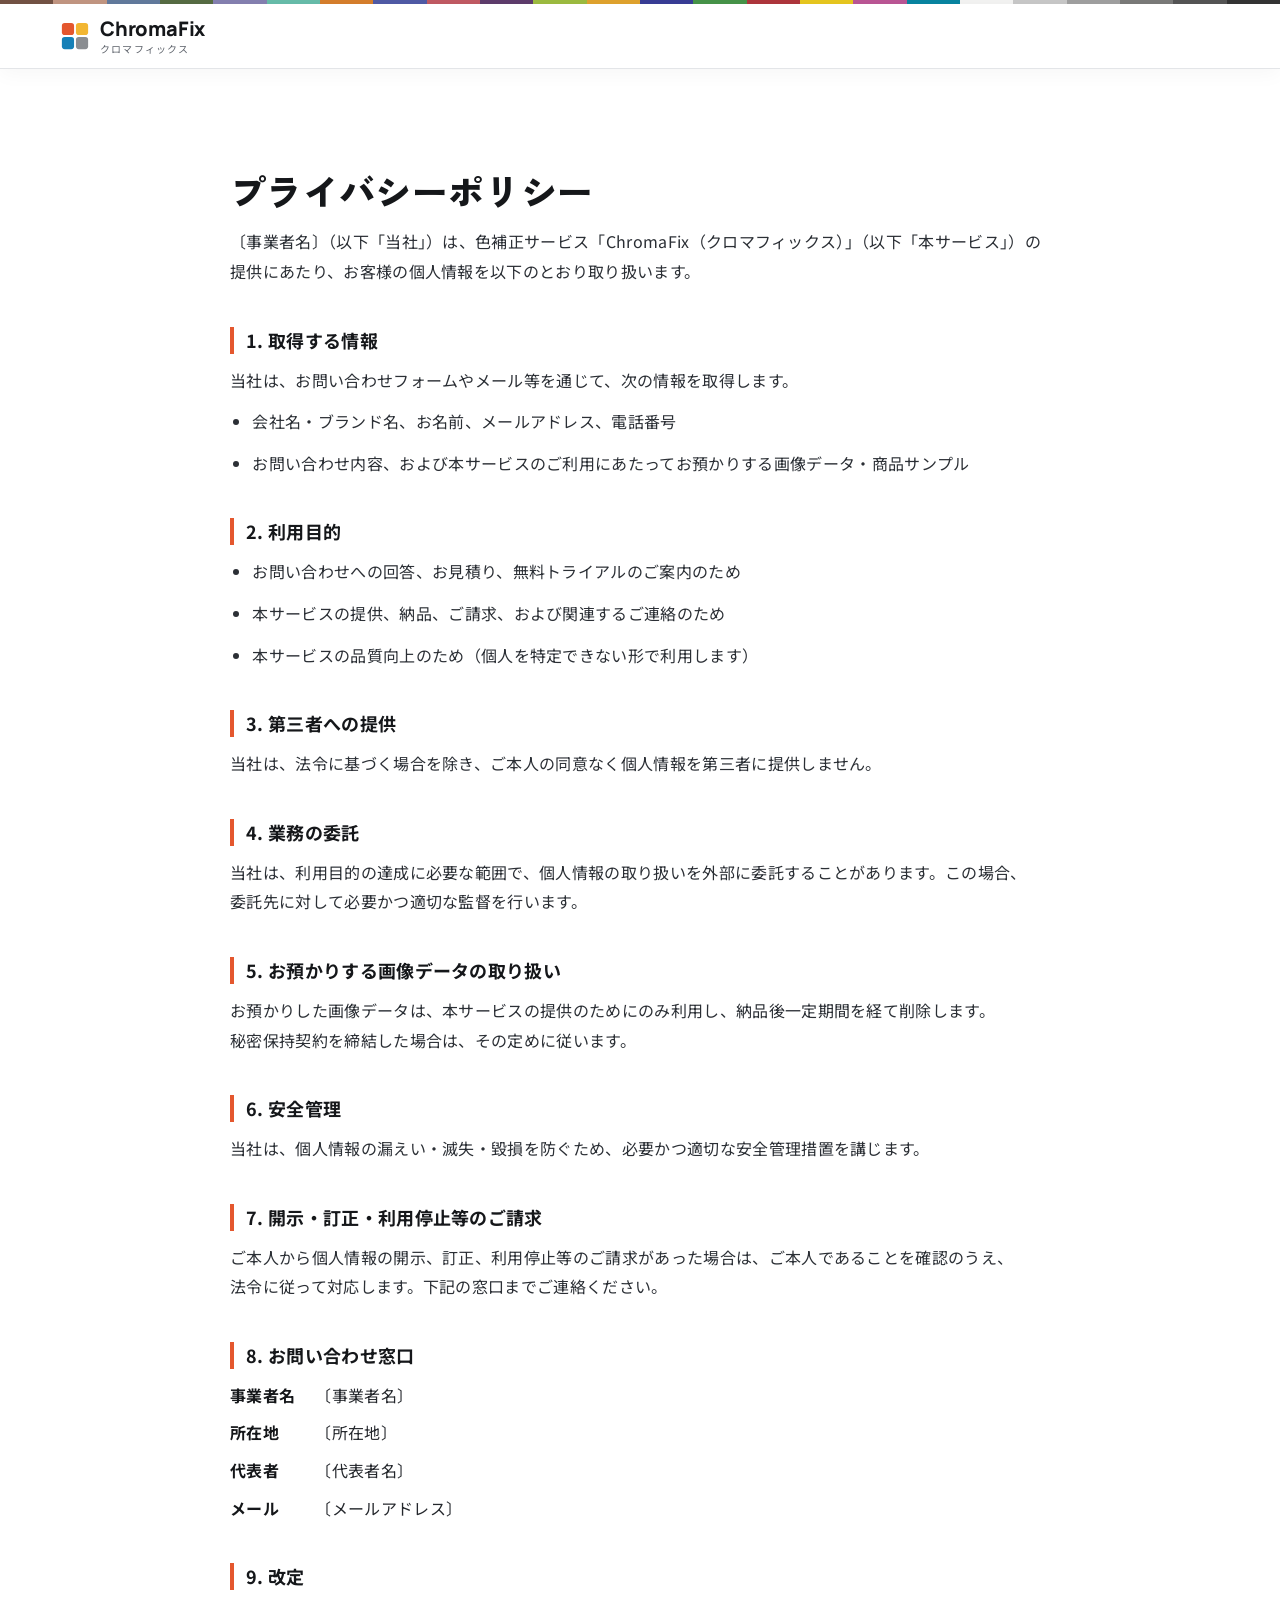
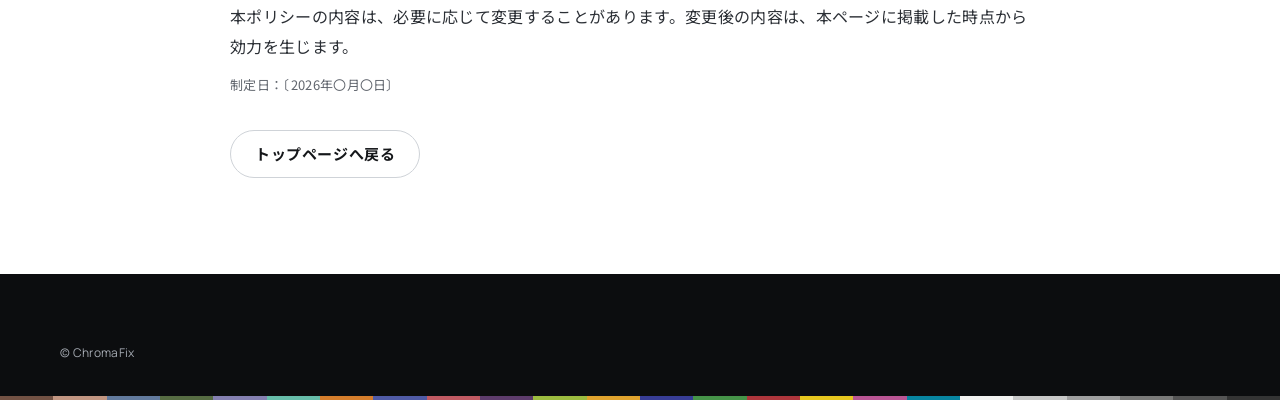
<file: chromafix-site/public/privacy.html>
<!doctype html>
<html lang="ja">
<head>
  <meta charset="utf-8">
  <meta name="viewport" content="width=device-width, initial-scale=1">
  <title>プライバシーポリシー｜ChromaFix（クロマフィックス）</title>
  <meta name="robots" content="noindex">
  <link rel="icon" href="favicon.svg" type="image/svg+xml">
  <link rel="preconnect" href="https://fonts.googleapis.com">
  <link rel="preconnect" href="https://fonts.gstatic.com" crossorigin>
  <link href="https://fonts.googleapis.com/css2?family=Manrope:wght@800&family=Noto+Sans+JP:wght@400;700&family=Zen+Kaku+Gothic+New:wght@900&display=swap" rel="stylesheet">
  <link rel="stylesheet" href="assets/css/style.css">
</head>
<body>
  <div class="colorbar" aria-hidden="true"></div>
  <header class="site-header is-scrolled">
    <div class="container site-header__inner">
      <a class="brand" href="./" aria-label="ChromaFix トップへ">
        <svg class="brand__mark" viewBox="0 0 32 32" aria-hidden="true"><rect x="2" y="2" width="13" height="13" rx="3" fill="#E4572E"/><rect x="17" y="2" width="13" height="13" rx="3" fill="#F2B632"/><rect x="2" y="17" width="13" height="13" rx="3" fill="#1580B7"/><rect x="17" y="17" width="13" height="13" rx="3" fill="#8A8D91"/></svg>
        <span class="brand__text"><span class="brand__name">ChromaFix</span><span class="brand__kana">クロマフィックス</span></span>
      </a>
    </div>
  </header>

  <main class="subpage">
    <div class="container container--narrow">
      <h1>プライバシーポリシー</h1>
      <!-- ▼〔 〕の部分を実際の情報に書き換えてください -->
      <p>〔事業者名〕（以下「当社」）は、色補正サービス「ChromaFix（クロマフィックス）」（以下「本サービス」）の提供にあたり、お客様の個人情報を以下のとおり取り扱います。</p>

      <h2>1. 取得する情報</h2>
      <p>当社は、お問い合わせフォームやメール等を通じて、次の情報を取得します。</p>
      <ul>
        <li>会社名・ブランド名、お名前、メールアドレス、電話番号</li>
        <li>お問い合わせ内容、および本サービスのご利用にあたってお預かりする画像データ・商品サンプル</li>
      </ul>

      <h2>2. 利用目的</h2>
      <ul>
        <li>お問い合わせへの回答、お見積り、無料トライアルのご案内のため</li>
        <li>本サービスの提供、納品、ご請求、および関連するご連絡のため</li>
        <li>本サービスの品質向上のため（個人を特定できない形で利用します）</li>
      </ul>

      <h2>3. 第三者への提供</h2>
      <p>当社は、法令に基づく場合を除き、ご本人の同意なく個人情報を第三者に提供しません。</p>

      <h2>4. 業務の委託</h2>
      <p>当社は、利用目的の達成に必要な範囲で、個人情報の取り扱いを外部に委託することがあります。この場合、委託先に対して必要かつ適切な監督を行います。</p>

      <h2>5. お預かりする画像データの取り扱い</h2>
      <p>お預かりした画像データは、本サービスの提供のためにのみ利用し、納品後一定期間を経て削除します。秘密保持契約を締結した場合は、その定めに従います。</p>

      <h2>6. 安全管理</h2>
      <p>当社は、個人情報の漏えい・滅失・毀損を防ぐため、必要かつ適切な安全管理措置を講じます。</p>

      <h2>7. 開示・訂正・利用停止等のご請求</h2>
      <p>ご本人から個人情報の開示、訂正、利用停止等のご請求があった場合は、ご本人であることを確認のうえ、法令に従って対応します。下記の窓口までご連絡ください。</p>

      <h2>8. お問い合わせ窓口</h2>
      <dl>
        <dt>事業者名</dt><dd>〔事業者名〕</dd>
        <dt>所在地</dt><dd>〔所在地〕</dd>
        <dt>代表者</dt><dd>〔代表者名〕</dd>
        <dt>メール</dt><dd>〔メールアドレス〕</dd>
      </dl>

      <h2>9. 改定</h2>
      <p>本ポリシーの内容は、必要に応じて変更することがあります。変更後の内容は、本ページに掲載した時点から効力を生じます。</p>

      <p class="meta">制定日：〔2026年〇月〇日〕</p>

      <a class="btn btn--ghost" href="./">トップページへ戻る</a>
    </div>
  </main>

  <footer class="site-footer">
    <div class="container"><p class="site-footer__copy">© ChromaFix</p></div>
    <div class="colorbar colorbar--bottom" aria-hidden="true"></div>
  </footer>
</body>
</html>
</file>
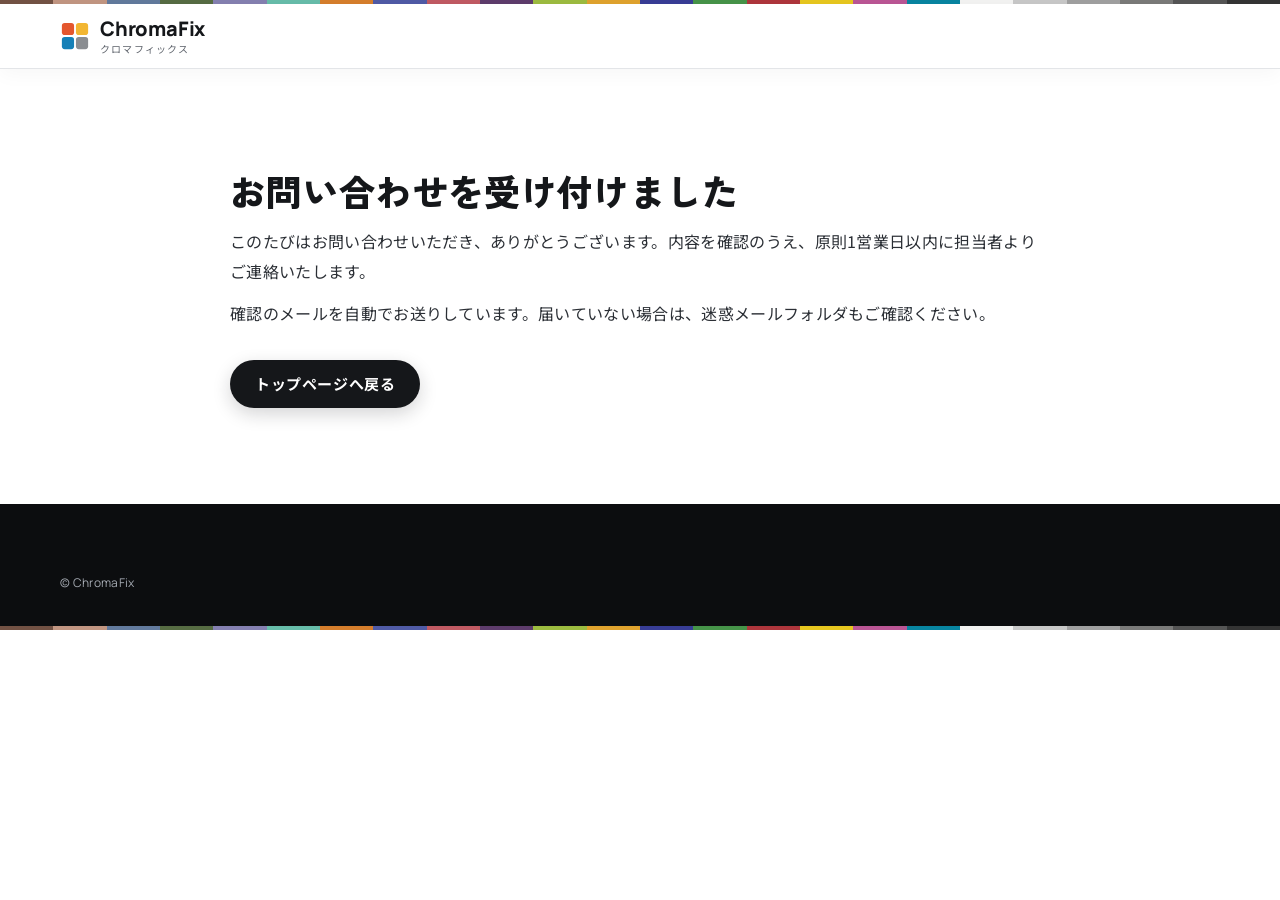
<file: chromafix-site/public/thanks.html>
<!doctype html>
<html lang="ja">
<head>
  <meta charset="utf-8">
  <meta name="viewport" content="width=device-width, initial-scale=1">
  <title>送信完了｜ChromaFix（クロマフィックス）</title>
  <meta name="robots" content="noindex">
  <link rel="icon" href="favicon.svg" type="image/svg+xml">
  <link rel="preconnect" href="https://fonts.googleapis.com">
  <link rel="preconnect" href="https://fonts.gstatic.com" crossorigin>
  <link href="https://fonts.googleapis.com/css2?family=Manrope:wght@800&family=Noto+Sans+JP:wght@400;700&family=Zen+Kaku+Gothic+New:wght@900&display=swap" rel="stylesheet">
  <link rel="stylesheet" href="assets/css/style.css">
</head>
<body>
  <div class="colorbar" aria-hidden="true"></div>
  <header class="site-header is-scrolled">
    <div class="container site-header__inner">
      <a class="brand" href="./" aria-label="ChromaFix トップへ">
        <svg class="brand__mark" viewBox="0 0 32 32" aria-hidden="true"><rect x="2" y="2" width="13" height="13" rx="3" fill="#E4572E"/><rect x="17" y="2" width="13" height="13" rx="3" fill="#F2B632"/><rect x="2" y="17" width="13" height="13" rx="3" fill="#1580B7"/><rect x="17" y="17" width="13" height="13" rx="3" fill="#8A8D91"/></svg>
        <span class="brand__text"><span class="brand__name">ChromaFix</span><span class="brand__kana">クロマフィックス</span></span>
      </a>
    </div>
  </header>

  <main class="subpage">
    <div class="container container--narrow">
      <h1>お問い合わせを受け付けました</h1>
      <p>このたびはお問い合わせいただき、ありがとうございます。内容を確認のうえ、原則1営業日以内に担当者よりご連絡いたします。</p>
      <p>確認のメールを自動でお送りしています。届いていない場合は、迷惑メールフォルダもご確認ください。</p>
      <a class="btn btn--primary" href="./">トップページへ戻る</a>
    </div>
  </main>

  <footer class="site-footer">
    <div class="container"><p class="site-footer__copy">© ChromaFix</p></div>
    <div class="colorbar colorbar--bottom" aria-hidden="true"></div>
  </footer>
</body>
</html>
</file>
<file: chromafix-site/public/assets/css/style.css>
/* =========================================================
   ChromaFix LP
   ========================================================= */

:root {
  --ink: #15171a;
  --ink-2: #2b2f35;
  --text: #24272c;
  --muted: #61666e;
  --line: #e3e5e8;
  --line-2: #cfd3d8;
  --bg: #ffffff;
  --bg-2: #f3f4f5;
  --bg-3: #e9ebed;

  --accent: #e4572e;
  --accent-ink: #c2401b;
  --accent-soft: #fdebe4;

  --dark: #131518;
  --dark-2: #1c1f23;
  --on-dark: #eef0f2;
  --on-dark-muted: #a4a9b1;

  --seg-net: #4a4f57;
  --seg-tax: #8d939b;
  --seg-co: #c3c8ce;

  --f-body: "Noto Sans JP", system-ui, -apple-system, "Hiragino Sans", "Hiragino Kaku Gothic ProN", "Yu Gothic", Meiryo, sans-serif;
  --f-head: "Zen Kaku Gothic New", var(--f-body);
  --f-en: "Manrope", var(--f-body);
  --f-mono: "IBM Plex Mono", ui-monospace, SFMono-Regular, Menlo, Consolas, monospace;

  --container: 1160px;
  --gutter: 20px;
  --radius: 16px;
  --radius-lg: 22px;
  --header-h: 64px;
  --shadow-sm: 0 1px 2px rgba(20, 22, 26, .06), 0 2px 8px rgba(20, 22, 26, .05);
  --shadow: 0 2px 6px rgba(20, 22, 26, .06), 0 14px 40px rgba(20, 22, 26, .10);

  --colorbar: linear-gradient(90deg,
    #735244 0 4.1667%, #c29682 0 8.3333%, #627a9d 0 12.5%, #576c43 0 16.6667%,
    #8580b1 0 20.8333%, #67bdaa 0 25%, #d67e2c 0 29.1667%, #505ba6 0 33.3333%,
    #c15a63 0 37.5%, #5e3c6c 0 41.6667%, #9dbc40 0 45.8333%, #e0a32e 0 50%,
    #383d96 0 54.1667%, #469449 0 58.3333%, #af363c 0 62.5%, #e7c71f 0 66.6667%,
    #bb5695 0 70.8333%, #0885a1 0 75%, #f3f3f2 0 79.1667%, #c8c8c8 0 83.3333%,
    #a0a0a0 0 87.5%, #7a7a79 0 91.6667%, #555555 0 95.8333%, #343434 0 100%);
}

/* ---------- base ---------- */
*, *::before, *::after { box-sizing: border-box; }
html {
  -webkit-text-size-adjust: 100%;
  scroll-padding-top: calc(var(--header-h) + 16px);
}
@media (prefers-reduced-motion: no-preference) {
  html { scroll-behavior: smooth; }
}
body {
  margin: 0;
  background: var(--bg);
  color: var(--text);
  font-family: var(--f-body);
  font-size: 16px;
  line-height: 1.85;
  letter-spacing: .02em;
  word-break: auto-phrase;
  -webkit-font-smoothing: antialiased;
  overflow-x: hidden;
}
img, svg { display: block; max-width: 100%; }
img { height: auto; }
a { color: inherit; }
h1, h2, h3, h4, p, ul, ol, dl, dd, figure { margin: 0; }
ul, ol { padding: 0; list-style: none; }
button, input, select, textarea { font: inherit; color: inherit; }
strong { font-weight: 700; }

h1, h2, h3, .section-title {
  word-break: auto-phrase;
  text-wrap: balance;
}

.container {
  width: 100%;
  max-width: calc(var(--container) + var(--gutter) * 2);
  margin-inline: auto;
  padding-inline: var(--gutter);
}
.container--narrow { max-width: calc(820px + var(--gutter) * 2); }

.mono { font-family: var(--f-mono); letter-spacing: .04em; }
.visually-hidden {
  position: absolute !important; width: 1px; height: 1px; overflow: hidden;
  clip: rect(0 0 0 0); clip-path: inset(50%); white-space: nowrap;
}
.sp-only { display: inline; }
.pc-only { display: none; }
@media (min-width: 768px) {
  .sp-only { display: none; }
  .pc-only { display: inline; }
}

.skip-link {
  position: absolute; left: 12px; top: -48px; z-index: 100;
  padding: 8px 14px; border-radius: 8px;
  background: var(--ink); color: #fff; text-decoration: none;
}
.skip-link:focus { top: 12px; }

:focus-visible { outline: 3px solid var(--accent); outline-offset: 2px; }

.icon {
  width: 1.1em; height: 1.1em; flex: none;
  fill: none; stroke: currentColor; stroke-width: 2.2; stroke-linecap: round; stroke-linejoin: round;
}

/* ---------- color bar ---------- */
.colorbar { height: 4px; background: var(--colorbar); }

/* ---------- buttons ---------- */
.btn {
  display: inline-flex; align-items: center; justify-content: center; gap: .5em;
  min-height: 48px; padding: 12px 24px;
  border: 1.5px solid transparent; border-radius: 999px;
  font-weight: 700; font-size: 15px; line-height: 1.3; letter-spacing: .04em;
  text-decoration: none; text-align: center; cursor: pointer;
  transition: background-color .2s, color .2s, border-color .2s, transform .2s, box-shadow .2s;
}
.btn .icon { transition: transform .2s; }
.btn:hover .icon { transform: translateX(3px); }
.btn--primary { background: var(--ink); color: #fff; box-shadow: 0 6px 18px rgba(21, 23, 26, .18); }
.btn--primary:hover { background: #000; transform: translateY(-1px); }
.btn--ghost { background: #fff; color: var(--ink); border-color: var(--line-2); }
.btn--ghost:hover { border-color: var(--ink); }
.btn--light { background: #fff; color: var(--ink); }
.btn--light:hover { background: var(--bg-2); }
.btn--sm { min-height: 40px; padding: 8px 18px; font-size: 14px; }
.btn--lg { min-height: 56px; padding: 14px 28px; font-size: 16px; }
.btn--block { display: flex; width: 100%; }

/* ---------- header ---------- */
.site-header {
  position: sticky; top: 0; z-index: 50;
  background: rgba(255, 255, 255, .88);
  -webkit-backdrop-filter: saturate(160%) blur(12px);
  backdrop-filter: saturate(160%) blur(12px);
  border-bottom: 1px solid transparent;
  transition: border-color .2s, box-shadow .2s;
}
.site-header.is-scrolled { border-bottom-color: var(--line); box-shadow: 0 4px 20px rgba(0, 0, 0, .04); }
.site-header__inner { display: flex; align-items: center; justify-content: space-between; height: var(--header-h); gap: 24px; }

.brand { display: inline-flex; align-items: center; gap: 10px; text-decoration: none; color: var(--ink); }
.brand__mark { width: 30px; height: 30px; }
.brand__text { display: flex; flex-direction: column; line-height: 1.1; }
.brand__name { font-family: var(--f-en); font-weight: 800; font-size: 20px; letter-spacing: -.01em; }
.brand__kana { font-size: 10px; color: var(--muted); letter-spacing: .12em; margin-top: 3px; }

.gnav__list { display: flex; gap: 28px; }
.gnav__list a {
  position: relative; text-decoration: none; font-size: 14px; font-weight: 500; color: var(--ink-2);
  padding: 6px 0;
}
.gnav__list a::after {
  content: ""; position: absolute; left: 0; right: 0; bottom: 0; height: 2px;
  background: var(--accent); transform: scaleX(0); transform-origin: left; transition: transform .25s;
}
.gnav__list a:hover::after { transform: scaleX(1); }

.menu-btn {
  display: none; position: relative; width: 44px; height: 44px; margin-right: -8px;
  border: 0; background: transparent; cursor: pointer;
}
.menu-btn__bar {
  position: absolute; left: 11px; right: 11px; height: 2px; border-radius: 2px; background: var(--ink);
  transition: transform .25s, top .25s;
}
.menu-btn__bar:nth-child(1) { top: 17px; }
.menu-btn__bar:nth-child(2) { top: 25px; }
.menu-btn[aria-expanded="true"] .menu-btn__bar:nth-child(1) { top: 21px; transform: rotate(45deg); }
.menu-btn[aria-expanded="true"] .menu-btn__bar:nth-child(2) { top: 21px; transform: rotate(-45deg); }

@media (min-width: 1024px) {
  .gnav { display: flex; align-items: center; gap: 32px; }
}
@media (max-width: 1023.98px) {
  .menu-btn { display: block; }
  .gnav {
    position: absolute; left: 0; right: 0; top: 100%;
    height: calc(100vh - var(--header-h)); height: calc(100dvh - var(--header-h));
    padding: 12px var(--gutter) 32px;
    background: #fff; overflow-y: auto; border-top: 1px solid var(--line);
    opacity: 0; visibility: hidden; transform: translateY(-8px);
    transition: opacity .2s, transform .2s, visibility 0s .2s;
  }
  .gnav.is-open { opacity: 1; visibility: visible; transform: none; transition: opacity .2s, transform .2s; }
  .gnav__list { flex-direction: column; gap: 0; }
  .gnav__list a { display: block; padding: 16px 4px; font-size: 16px; border-bottom: 1px solid var(--line); }
  .gnav__list a::after { display: none; }
  .gnav__cta { width: 100%; margin-top: 24px; min-height: 52px; font-size: 16px; }
}

/* ---------- section common ---------- */
.section { padding-block: clamp(72px, 10vw, 120px); }
.section-head { max-width: 760px; margin-bottom: clamp(36px, 5vw, 56px); }
.section-head--center { margin-inline: auto; text-align: center; }

.eyebrow {
  display: inline-flex; align-items: center; gap: 12px; flex-wrap: wrap;
  font-size: 14px; font-weight: 700; color: var(--ink); margin-bottom: 14px;
}
.eyebrow__en {
  font-family: var(--f-mono); font-size: 12px; font-weight: 500; letter-spacing: .08em; color: var(--accent);
}
.eyebrow--light { color: #fff; }

.section-title {
  font-family: var(--f-head); font-weight: 900; color: var(--ink);
  font-size: clamp(1.625rem, 1.1rem + 2.2vw, 2.5rem);
  line-height: 1.4; letter-spacing: .02em;
}
.section-lead { margin-top: 20px; color: var(--muted); font-size: 16px; }
.section-lead strong { color: var(--ink); }
.section-head--center .section-lead { margin-inline: auto; }

.note { margin-top: 20px; font-size: 13px; color: var(--muted); }

/* =========================================================
   HERO
   ========================================================= */
.hero { position: relative; background: var(--bg-2); overflow: hidden; }
.hero::before {
  content: ""; position: absolute; inset: 0; pointer-events: none;
  background-image:
    linear-gradient(rgba(21, 23, 26, .05) 1px, transparent 1px),
    linear-gradient(90deg, rgba(21, 23, 26, .05) 1px, transparent 1px);
  background-size: 48px 48px;
  -webkit-mask-image: radial-gradient(ellipse 80% 70% at 70% 40%, #000 20%, transparent 75%);
  mask-image: radial-gradient(ellipse 80% 70% at 70% 40%, #000 20%, transparent 75%);
}
.hero__inner {
  position: relative;
  display: grid; gap: 40px; align-items: center;
  padding-top: clamp(36px, 6vw, 72px); padding-bottom: clamp(40px, 5vw, 64px);
}
@media (min-width: 1024px) {
  .hero__inner { grid-template-columns: 1.08fr .92fr; gap: 56px; }
}

.hero__eyebrow {
  display: flex; align-items: center; flex-wrap: wrap; gap: 10px;
  font-size: 14px; font-weight: 700; color: var(--ink-2); margin-bottom: 20px;
}
.tag {
  display: inline-block; padding: 4px 12px; border-radius: 999px;
  background: var(--ink); color: #fff; font-size: 12px; font-weight: 700; letter-spacing: .06em;
}
.hero__title {
  font-family: var(--f-head); font-weight: 900; color: var(--ink);
  font-size: clamp(1.95rem, 1.2rem + 3vw, 3.4rem);
  line-height: 1.32; letter-spacing: .01em;
}
.hl {
  background: linear-gradient(transparent 64%, rgba(228, 87, 46, .28) 64%, rgba(228, 87, 46, .28) 92%, transparent 92%);
  padding-inline: .04em;
}
.hero__ref { font-size: .38em; vertical-align: super; color: var(--muted); font-weight: 700; margin-left: .1em; }
.hero__lead { margin-top: 24px; font-size: clamp(15px, 1.4vw, 17px); color: var(--ink-2); max-width: 36em; }
.hero__lead strong { color: var(--ink); background: linear-gradient(transparent 70%, #fff 70%); }
.hero__actions { display: flex; flex-wrap: wrap; gap: 12px; margin-top: 32px; }
.hero__points { display: flex; flex-wrap: wrap; gap: 8px 20px; margin-top: 24px; font-size: 14px; font-weight: 700; color: var(--ink-2); }
.hero__points li { display: inline-flex; align-items: center; gap: 6px; }
.hero__points .icon { color: var(--accent); }
.hero__note { margin-top: 18px; font-size: 12px; color: var(--muted); line-height: 1.7; }

@media (max-width: 559.98px) {
  .hero__actions .btn { width: 100%; }
}

/* crop marks frame */
.hero__visual { position: relative; max-width: 560px; width: 100%; margin-inline: auto; }
.frame { --g: 22px; --l: 16px; position: relative; padding: var(--g); }
.tombo { position: absolute; width: var(--g); height: var(--g); pointer-events: none; }
.tombo::before, .tombo::after { content: ""; position: absolute; background: rgba(21, 23, 26, .55); }
.tombo::before { width: 1px; height: var(--l); }
.tombo::after { height: 1px; width: var(--l); }
.tombo--tl { top: 0; left: 0; }
.tombo--tl::before { left: calc(100% - 1px); top: 0; }
.tombo--tl::after { top: calc(100% - 1px); left: 0; }
.tombo--tr { top: 0; right: 0; }
.tombo--tr::before { left: 0; top: 0; }
.tombo--tr::after { top: calc(100% - 1px); right: 0; }
.tombo--bl { bottom: 0; left: 0; }
.tombo--bl::before { left: calc(100% - 1px); bottom: 0; }
.tombo--bl::after { top: 0; left: 0; }
.tombo--br { bottom: 0; right: 0; }
.tombo--br::before { left: 0; bottom: 0; }
.tombo--br::after { top: 0; right: 0; }

.readout {
  margin: 4px var(--g, 22px) 0; padding: 14px 16px;
  background: #fff; border: 1px solid var(--line); border-radius: 12px;
  font-size: 13px;
}
.hero__visual .readout { margin-inline: 22px; }
.readout__title { display: flex; align-items: center; gap: 10px; font-weight: 700; color: var(--ink); margin-bottom: 8px; }
.readout__title .mono { font-size: 11px; color: var(--accent); }
.readout__list { display: grid; gap: 4px; }
.readout__row { display: flex; align-items: center; justify-content: space-between; gap: 12px; }
.readout__row dt { color: var(--muted); min-width: 4.5em; }
.readout__row dd { display: inline-flex; align-items: center; gap: 6px; font-size: 12px; color: var(--ink-2); }
.readout__arrow { color: var(--muted); margin-inline: 4px; }
.sw { width: 14px; height: 14px; border-radius: 4px; background: var(--c); box-shadow: inset 0 0 0 1px rgba(0, 0, 0, .12); }
@media (max-width: 379.98px) {
  .readout__row dd .mono { font-size: 10.5px; }
}

/* genres */
.genres {
  position: relative; border-top: 1px solid var(--line); background: rgba(255, 255, 255, .6);
  display: flex; align-items: center; gap: 20px;
  padding: 16px var(--gutter);
  overflow-x: auto; scrollbar-width: none;
}
.genres::-webkit-scrollbar { display: none; }
.genres__label { flex: none; font-size: 11px; color: var(--accent); }
.genres__list { display: flex; gap: 0; white-space: nowrap; font-size: 14px; font-weight: 500; color: var(--ink-2); }
.genres__list li + li::before { content: "／"; margin-inline: 12px; color: var(--line-2); }
@media (min-width: 1024px) {
  .genres { justify-content: center; }
}

/* =========================================================
   BEFORE / AFTER SLIDER
   ========================================================= */
.ba {
  --pos: 50%;
  position: relative; overflow: hidden; border-radius: 12px;
  background: #fff; isolation: isolate;
  touch-action: pan-y; user-select: none; -webkit-user-select: none;
  cursor: ew-resize;
}
.ba--square { aspect-ratio: 1 / 1; }
.ba--wide { aspect-ratio: 4 / 3; }
.ba__img {
  position: absolute; inset: 0; width: 100%; height: 100%; object-fit: cover;
  pointer-events: none; -webkit-user-drag: none;
}
.ba__before { position: absolute; inset: 0; clip-path: inset(0 calc(100% - var(--pos)) 0 0); }
.ba__handle {
  position: absolute; top: 0; bottom: 0; left: var(--pos); z-index: 2;
  width: 2px; margin-left: -1px; background: #fff;
  box-shadow: 0 0 0 1px rgba(0, 0, 0, .06), 0 0 12px rgba(0, 0, 0, .15);
  outline: none;
}
.ba__knob {
  position: absolute; top: 50%; left: 50%; width: 46px; height: 46px; transform: translate(-50%, -50%);
  display: grid; place-items: center; border-radius: 50%;
  background: #fff; box-shadow: 0 4px 16px rgba(0, 0, 0, .22);
  transition: transform .2s;
}
.ba__knob svg { width: 22px; height: 22px; fill: none; stroke: var(--ink); stroke-width: 2.2; stroke-linecap: round; stroke-linejoin: round; }
.ba.is-dragging .ba__knob { transform: translate(-50%, -50%) scale(1.08); }
.ba__handle:focus-visible .ba__knob { box-shadow: 0 0 0 3px var(--accent), 0 4px 16px rgba(0, 0, 0, .22); }
.ba__label {
  position: absolute; top: 12px; z-index: 1;
  padding: 3px 10px; border-radius: 999px;
  font-family: var(--f-mono); font-size: 11px; letter-spacing: .08em; line-height: 1.6;
  pointer-events: none;
}
.ba__label--before { left: 12px; background: rgba(21, 23, 26, .78); color: #fff; }
.ba__label--after { right: 12px; background: #fff; color: var(--ink); box-shadow: 0 0 0 1px rgba(0, 0, 0, .08); }

/* =========================================================
   PROBLEMS
   ========================================================= */
.problem-list { display: grid; gap: 12px; }
@media (min-width: 768px) { .problem-list { grid-template-columns: repeat(2, 1fr); gap: 16px; } }
@media (min-width: 1024px) { .problem-list { grid-template-columns: repeat(3, 1fr); } }
.problem {
  display: flex; align-items: flex-start; gap: 14px;
  padding: 20px 22px; border-radius: var(--radius);
  background: var(--bg-2); font-weight: 500; color: var(--ink-2); line-height: 1.7;
}
.problem__check {
  position: relative; flex: none; width: 22px; height: 22px; margin-top: 2px;
  border-radius: 6px; background: #fff; box-shadow: inset 0 0 0 1.5px var(--line-2);
}
.problem__check::after {
  content: ""; position: absolute; left: 7px; top: 3px; width: 6px; height: 11px;
  border: solid var(--accent); border-width: 0 2.5px 2.5px 0; transform: rotate(45deg);
}
.problems__answer {
  margin-top: clamp(40px, 6vw, 64px); text-align: center;
  font-family: var(--f-head); font-weight: 900; color: var(--ink);
  font-size: clamp(1.5rem, 1rem + 2vw, 2.25rem); line-height: 1.5;
}
.problems__answer strong { background: linear-gradient(transparent 64%, rgba(228, 87, 46, .28) 64%, rgba(228, 87, 46, .28) 92%, transparent 92%); }
.problems__sub { margin: 12px auto 0; max-width: 36em; text-align: center; color: var(--muted); }

/* =========================================================
   COST
   ========================================================= */
.cost { background: var(--bg-2); }
.num-em { font-family: var(--f-en); font-weight: 800; color: var(--accent); margin-inline: .08em; }
.cost__grid { display: grid; gap: 20px; align-items: start; }
@media (min-width: 1024px) { .cost__grid { grid-template-columns: 1.1fr .9fr; gap: 28px; } }

.sim {
  background: #fff; border-radius: var(--radius-lg); padding: clamp(22px, 3vw, 36px);
  box-shadow: var(--shadow-sm);
}
.sim__head { display: flex; align-items: baseline; justify-content: space-between; gap: 12px; flex-wrap: wrap; }
.sim__label { font-weight: 700; color: var(--ink); }
.sim__value { font-weight: 700; color: var(--ink); font-size: 15px; }
.sim__value .mono { font-family: var(--f-en); font-weight: 800; font-size: 34px; letter-spacing: -.01em; margin-right: 2px; }
.sim__range {
  --fill: 37.5%;
  -webkit-appearance: none; appearance: none; width: 100%; height: 32px; margin: 10px 0 0;
  background: transparent; cursor: pointer;
}
.sim__range::-webkit-slider-runnable-track {
  height: 8px; border-radius: 999px;
  background: linear-gradient(90deg, var(--ink) var(--fill), var(--bg-3) var(--fill));
}
.sim__range::-moz-range-track { height: 8px; border-radius: 999px; background: var(--bg-3); }
.sim__range::-moz-range-progress { height: 8px; border-radius: 999px; background: var(--ink); }
.sim__range::-webkit-slider-thumb {
  -webkit-appearance: none; width: 28px; height: 28px; margin-top: -10px; border-radius: 50%;
  background: #fff; border: 2px solid var(--ink); box-shadow: 0 2px 8px rgba(0, 0, 0, .18);
}
.sim__range::-moz-range-thumb {
  width: 24px; height: 24px; border-radius: 50%;
  background: #fff; border: 2px solid var(--ink); box-shadow: 0 2px 8px rgba(0, 0, 0, .18);
}
.sim__scale { display: flex; justify-content: space-between; font-size: 12px; color: var(--muted); margin-top: 2px; }

.sim__rows { margin-top: 20px; border-top: 1px solid var(--line); }
.sim__row {
  display: flex; align-items: baseline; justify-content: space-between; gap: 12px;
  padding: 10px 0; border-bottom: 1px solid var(--line); font-size: 14px;
}
.sim__row dt { display: inline-flex; align-items: center; gap: 8px; color: var(--ink-2); }
.sim__row dd { font-weight: 700; color: var(--ink); white-space: nowrap; }
.sim__row dd span { font-family: var(--f-en); font-weight: 800; font-size: 17px; margin-inline: 2px; }
.sim__row--total dt { font-weight: 700; color: var(--ink); }
.sim__row--total dd span { font-size: 22px; }
.dot { width: 10px; height: 10px; border-radius: 3px; flex: none; }
.dot--net { background: var(--seg-net); }
.dot--tax { background: var(--seg-tax); }
.dot--co { background: var(--seg-co); }

.sim__compare { margin-top: 24px; padding: 20px; border-radius: 14px; background: var(--bg-2); }
.sim__compare-title { font-weight: 700; color: var(--ink); font-size: 14px; margin-bottom: 12px; }
.bar-row { display: grid; grid-template-columns: 6.5em 1fr; grid-template-areas: "label value" "track track"; gap: 6px 12px; align-items: center; margin-bottom: 12px; }
.bar-row__label { grid-area: label; font-size: 13px; font-weight: 700; color: var(--ink-2); }
.bar-row__value { grid-area: value; justify-self: end; font-size: 13px; font-weight: 700; color: var(--ink); }
.bar-row__value span { font-family: var(--f-en); font-weight: 800; font-size: 18px; margin-inline: 2px; }
.bar-row__track { grid-area: track; height: 22px; border-radius: 6px; background: rgba(255, 255, 255, .7); overflow: hidden; }
.bar-row__bar { display: flex; height: 100%; width: 0; border-radius: 6px; overflow: hidden; transition: width .35s cubic-bezier(.2, .7, .2, 1); }
.bar-row__seg { height: 100%; transition: flex-basis .35s; }
.bar-row__seg--net { background: var(--seg-net); }
.bar-row__seg--tax { background: var(--seg-tax); }
.bar-row__seg--co { background: var(--seg-co); }
.bar-row__bar--us { background: var(--accent); }
.sim__diff { margin-top: 6px; text-align: right; font-size: 15px; font-weight: 700; color: var(--ink); }
.sim__diff strong { color: var(--accent); font-size: 1.15em; }
.sim__diff strong span { font-family: var(--f-en); font-weight: 800; font-size: 1.5em; margin-inline: 2px; }
.sim__note { margin-top: 14px; font-size: 12px; color: var(--muted); line-height: 1.7; }

.saving {
  position: relative; background: #fff; border-radius: var(--radius-lg);
  padding: clamp(24px, 3vw, 36px); box-shadow: var(--shadow);
  border: 2px solid var(--ink);
}
.saving__label { font-weight: 700; color: var(--ink); }
.saving__price { display: flex; align-items: baseline; flex-wrap: wrap; gap: 2px 4px; margin-top: 6px; color: var(--ink); line-height: 1.1; }
.saving__pre { font-weight: 700; font-size: 18px; margin-right: 4px; }
.saving__num { font-family: var(--f-en); font-weight: 800; font-size: clamp(56px, 6vw, 72px); letter-spacing: -.03em; }
.saving__unit { font-weight: 900; font-family: var(--f-head); font-size: 26px; }
.saving__tax { font-size: 14px; color: var(--muted); font-weight: 500; }
.saving__desc { margin-top: 12px; font-size: 14px; color: var(--ink-2); }

.saving__claim {
  margin-top: 20px; padding: 18px 18px 16px; border-radius: 14px;
  background: var(--accent-soft); color: var(--ink-2); font-size: 14px;
}
.saving__claim-big { margin-top: 2px; font-family: var(--f-head); font-weight: 900; font-size: clamp(20px, 2.2vw, 24px); color: var(--ink); line-height: 1.5; }
.saving__claim-big strong { color: var(--accent-ink); font-size: 1.25em; margin-inline: .1em; }
.saving__claim-big sup { font-size: .5em; color: var(--muted); }
.saving__ref { margin-top: 8px; font-size: 12px; color: var(--muted); line-height: 1.7; }

.saving__list-title { margin-top: 24px; font-size: 15px; font-weight: 700; color: var(--ink); }
.saving__list { display: grid; gap: 6px; margin-top: 10px; font-size: 14px; }
.saving__list li { position: relative; padding-left: 22px; color: var(--ink-2); }
.saving__list li::before {
  content: ""; position: absolute; left: 2px; top: .62em; width: 10px; height: 6px;
  border: solid var(--accent); border-width: 0 0 2.2px 2.2px; transform: rotate(-45deg);
}
.saving__extra { margin: 16px 0 20px; font-size: 13px; color: var(--muted); }

/* =========================================================
   AI
   ========================================================= */
.ai { background: var(--dark); color: var(--on-dark); }
.ai .section-title { color: #fff; }
.ai .section-lead { color: var(--on-dark-muted); }
.ai .section-lead strong { color: #fff; }
.ai__points { display: grid; gap: 14px; }
@media (min-width: 768px) { .ai__points { grid-template-columns: repeat(2, 1fr); gap: 16px; } }
@media (min-width: 1024px) { .ai__points { grid-template-columns: repeat(4, 1fr); } }
.ai-point {
  padding: 24px 22px 26px; border-radius: var(--radius);
  background: var(--dark-2); border: 1px solid rgba(255, 255, 255, .07);
}
.ai-point__no { color: var(--accent); font-size: 13px; }
.ai-point h3 { margin-top: 8px; font-family: var(--f-head); font-weight: 700; font-size: 19px; color: #fff; line-height: 1.5; }
.ai-point p:last-child { margin-top: 10px; font-size: 14px; color: var(--on-dark-muted); line-height: 1.8; }

.compare { margin-top: clamp(32px, 4vw, 48px); background: #fff; color: var(--text); border-radius: var(--radius-lg); overflow-x: auto; }
.compare__table { width: 100%; border-collapse: collapse; font-size: 14px; }
.compare__caption { caption-side: top; text-align: left; padding: 20px 24px 4px; font-weight: 700; color: var(--ink); font-size: 15px; }
.compare__table th, .compare__table td { padding: 16px 20px; border-bottom: 1px solid var(--line); text-align: left; vertical-align: middle; }
.compare__table thead th { font-size: 13px; color: var(--muted); font-weight: 700; line-height: 1.5; }
.compare__table thead th.is-us { color: var(--accent-ink); font-family: var(--f-en); font-weight: 800; font-size: 16px; }
.compare__table tbody th { font-weight: 700; color: var(--ink); white-space: nowrap; }
.compare__table tbody tr:last-child > * { border-bottom: 0; }
.compare__table .is-us { background: var(--accent-soft); font-weight: 700; color: var(--ink); }
.compare__table td { color: var(--muted); }
.mark { display: inline-block; width: 1.6em; font-weight: 700; }
@media (max-width: 639.98px) {
  .compare__table { table-layout: fixed; font-size: 12.5px; line-height: 1.6; }
  .compare__table col.c-head { width: 30%; }
  .compare__caption { padding: 16px 14px 4px; font-size: 14px; }
  .compare__table th, .compare__table td { padding: 12px 10px; }
  .compare__table tbody th { white-space: normal; }
  .compare__table thead th.is-us { font-size: 14px; }
  .mark { display: block; width: auto; }
}
.mark--ok { color: var(--accent); }
.mark--ng { color: #a9aeb5; }

.ai__cta {
  margin-top: clamp(32px, 4vw, 48px);
  display: flex; flex-direction: column; align-items: center; gap: 16px; text-align: center;
}
.ai__cta p { font-size: 17px; color: var(--on-dark); }
.ai__cta strong { color: #fff; }
@media (min-width: 768px) {
  .ai__cta { flex-direction: row; justify-content: center; gap: 24px; text-align: left; }
}

/* =========================================================
   CASES
   ========================================================= */
.case-grid { display: grid; gap: 24px; }
@media (min-width: 900px) { .case-grid { grid-template-columns: repeat(2, 1fr); gap: 28px; } }
.case {
  background: #fff; border: 1px solid var(--line); border-radius: var(--radius-lg); overflow: hidden;
}
.case > .ba { border-radius: 0; border-bottom: 1px solid var(--line); }
.case__body { padding: 22px 24px 26px; }
.case__no { font-size: 12px; color: var(--accent); }
.case__title { margin-top: 4px; font-family: var(--f-head); font-weight: 900; font-size: 21px; color: var(--ink); line-height: 1.5; }
.case__issue { margin-top: 8px; font-size: 14px; color: var(--muted); line-height: 1.8; }
.case__fix { display: grid; gap: 6px; margin-top: 14px; font-size: 14px; color: var(--ink-2); line-height: 1.7; }
.case__fix li { position: relative; padding-left: 20px; }
.case__fix li::before {
  content: ""; position: absolute; left: 0; top: .55em; width: 10px; height: 10px; border-radius: 3px;
  background: var(--accent);
}
.case__fix li:nth-child(2)::before { background: #1580b7; }
.case__fix li:nth-child(3)::before { background: #f2b632; }

.case--lineup { margin-top: 28px; display: grid; }
@media (min-width: 900px) {
  .case--lineup { grid-template-columns: .8fr 1.5fr; align-items: center; }
  .case--lineup .case__body { padding: 32px; }
}
.lineup { margin: 0 12px 12px; padding: 14px; border-radius: 16px; background: var(--bg-2); }
@media (min-width: 900px) { .lineup { margin: 16px 16px 16px 0; } }
.lineup__bar { display: flex; align-items: center; justify-content: space-between; gap: 12px; margin-bottom: 12px; }
.lineup__shop { font-size: 11px; color: var(--muted); }
.seg { display: inline-flex; padding: 3px; border-radius: 999px; background: #fff; box-shadow: inset 0 0 0 1px var(--line); }
.seg__btn {
  min-height: 36px; padding: 6px 16px; border: 0; border-radius: 999px;
  background: transparent; color: var(--muted); font-size: 13px; font-weight: 700; cursor: pointer;
  transition: background-color .2s, color .2s;
}
.seg__btn[aria-pressed="true"] { background: var(--ink); color: #fff; }
.lineup__grid { display: grid; grid-template-columns: repeat(3, 1fr); gap: 8px; }
@media (min-width: 600px) { .lineup__grid { gap: 12px; } }
.lineup__item { background: #fff; border-radius: 10px; padding: 6px 6px 10px; }
.lineup__img { position: relative; aspect-ratio: 1; border-radius: 6px; overflow: hidden; background: #fff; }
.lineup__img img { position: absolute; inset: 0; width: 100%; height: 100%; object-fit: cover; transition: opacity .5s ease; }
.lineup__img .is-after { opacity: 0; }
.lineup.is-after .is-after { opacity: 1; }
.lineup.is-after .is-before { opacity: 0; }
.lineup__name { margin: 8px 4px 0; font-family: var(--f-en); font-weight: 800; font-size: 11px; letter-spacing: .04em; color: var(--ink); line-height: 1.4; }
.lineup__meta { margin: 2px 4px 0; display: flex; justify-content: space-between; flex-wrap: wrap; gap: 0 6px; font-size: 11px; color: var(--muted); line-height: 1.5; }
.lineup__meta span { color: var(--ink); font-weight: 700; }
@media (min-width: 600px) {
  .lineup__name { font-size: 12px; }
  .lineup__meta { font-size: 12px; }
}

/* =========================================================
   PARTS
   ========================================================= */
.parts { background: var(--bg-2); }
.parts__body { display: grid; gap: 24px; align-items: center; }
@media (min-width: 1024px) { .parts__body { grid-template-columns: 1.35fr 1fr; gap: 40px; } }
.parts__figure { position: relative; background: #fff; border-radius: var(--radius-lg); overflow: hidden; box-shadow: var(--shadow-sm); }
.pins li {
  position: absolute; left: var(--x); top: var(--y); transform: translate(-50%, -50%);
  display: grid; place-items: center; width: 28px; height: 28px; border-radius: 50%;
  background: var(--ink); color: #fff; font-family: var(--f-en); font-weight: 800; font-size: 13px; line-height: 1;
  box-shadow: 0 0 0 4px rgba(255, 255, 255, .85), 0 4px 10px rgba(0, 0, 0, .25);
}
@media (max-width: 479.98px) {
  .pins li { width: 22px; height: 22px; font-size: 11px; box-shadow: 0 0 0 3px rgba(255, 255, 255, .85); }
}
.parts__legend { display: grid; gap: 10px; }
@media (min-width: 600px) and (max-width: 1023.98px) { .parts__legend { grid-template-columns: repeat(2, 1fr); } }
.parts__legend li { display: flex; gap: 14px; padding: 14px 16px; background: #fff; border-radius: 14px; }
.parts__legend .num {
  flex: none; display: grid; place-items: center; width: 26px; height: 26px; margin-top: 2px; border-radius: 50%;
  background: var(--ink); color: #fff; font-family: var(--f-en); font-weight: 800; font-size: 12px;
}
.parts__legend h3 { font-size: 15px; font-weight: 700; color: var(--ink); line-height: 1.5; }
.parts__legend h3 small { margin-left: 8px; font-size: 11px; font-weight: 500; color: var(--muted); padding: 1px 8px; border-radius: 999px; background: var(--bg-2); vertical-align: 1px; }
.parts__legend p { margin-top: 2px; font-size: 13px; color: var(--muted); line-height: 1.7; }

.materials { margin-top: clamp(48px, 6vw, 72px); }
.materials__title { font-family: var(--f-head); font-weight: 900; font-size: 22px; color: var(--ink); margin-bottom: 20px; }
.materials__grid { display: grid; gap: 12px; }
@media (min-width: 640px) { .materials__grid { grid-template-columns: repeat(2, 1fr); gap: 16px; } }
@media (min-width: 1024px) { .materials__grid { grid-template-columns: repeat(3, 1fr); } }
.material {
  display: grid; grid-template-columns: 56px 1fr; grid-template-areas: "sw title" "sw text"; gap: 2px 16px;
  padding: 20px; background: #fff; border-radius: var(--radius);
}
.material h4 { grid-area: title; font-size: 16px; font-weight: 700; color: var(--ink); line-height: 1.5; }
.material p { grid-area: text; font-size: 13.5px; color: var(--muted); line-height: 1.75; }
.material__swatch {
  grid-area: sw; width: 56px; height: 56px; border-radius: 50%;
  box-shadow: inset 0 0 0 1px rgba(0, 0, 0, .08), 0 2px 6px rgba(0, 0, 0, .12);
}
.material__swatch--leather {
  background:
    radial-gradient(circle at 32% 28%, rgba(255, 255, 255, .45), transparent 32%),
    radial-gradient(circle at 50% 50%, #8a4f2a 0%, #643519 60%, #3f200e 100%);
}
.material__swatch--suede {
  background:
    url("data:image/svg+xml,%3Csvg xmlns='http://www.w3.org/2000/svg' width='80' height='80'%3E%3Cfilter id='n'%3E%3CfeTurbulence type='fractalNoise' baseFrequency='1.2' numOctaves='2' stitchTiles='stitch'/%3E%3CfeColorMatrix values='0 0 0 0 0 0 0 0 0 0 0 0 0 0 0 0 0 0 .45 0'/%3E%3C/filter%3E%3Crect width='80' height='80' filter='url(%23n)'/%3E%3C/svg%3E"),
    radial-gradient(circle at 35% 30%, #c79a6c, #a3734a 55%, #7d5434);
}
.material__swatch--patent {
  background:
    linear-gradient(135deg, transparent 38%, rgba(255, 255, 255, .85) 46%, transparent 54%),
    radial-gradient(circle at 50% 50%, #3a3f48, #0d0f12 75%);
}
.material__swatch--mesh {
  background:
    radial-gradient(circle, rgba(0, 0, 0, .32) 30%, transparent 34%) 0 0 / 7px 7px,
    radial-gradient(circle at 35% 30%, #3aa3db, #1580b7 60%, #0e5f89);
}
.material__swatch--canvas {
  background:
    repeating-linear-gradient(0deg, rgba(0, 0, 0, .06) 0 1px, transparent 1px 3px),
    repeating-linear-gradient(90deg, rgba(0, 0, 0, .06) 0 1px, transparent 1px 3px),
    radial-gradient(circle at 35% 30%, #fbf8f1, #ede6d6 70%);
}
.material__swatch--rubber {
  background:
    radial-gradient(circle at 34% 28%, rgba(255, 255, 255, .35), transparent 30%),
    radial-gradient(circle at 50% 50%, #c98d4e, #9b6026 65%, #6f4113);
}

/* =========================================================
   FLOW
   ========================================================= */
.steps { position: relative; display: grid; gap: 0; counter-reset: step; }
.step { position: relative; padding: 0 0 28px 44px; }
.step::before {
  content: ""; position: absolute; left: 9px; top: 6px; width: 14px; height: 14px; border-radius: 50%;
  background: #fff; border: 3px solid var(--ink); z-index: 1;
}
.step::after { content: ""; position: absolute; left: 15px; top: 20px; bottom: -6px; width: 2px; background: var(--line); }
.step:last-child::after { display: none; }
.step:last-child { padding-bottom: 0; }
.step__no { font-size: 12px; color: var(--accent); }
.step h3 { margin-top: 2px; font-family: var(--f-head); font-weight: 900; font-size: 19px; color: var(--ink); line-height: 1.5; }
.step p:last-child { margin-top: 6px; font-size: 14px; color: var(--muted); line-height: 1.8; }
@media (min-width: 1024px) {
  .steps { grid-template-columns: repeat(5, 1fr); gap: 20px; }
  .step { padding: 36px 0 0; }
  .step::before { left: 0; top: 0; }
  .step::after { left: 20px; right: -20px; top: 9px; bottom: auto; width: auto; height: 2px; }
}

/* =========================================================
   FAQ
   ========================================================= */
.faq { background: var(--bg-2); }
.faq__list { display: grid; gap: 10px; }
.qa { background: #fff; border-radius: 14px; overflow: hidden; }
.qa summary {
  position: relative; display: flex; align-items: flex-start; gap: 14px;
  padding: 20px 56px 20px 22px; cursor: pointer; list-style: none;
  font-weight: 700; color: var(--ink); line-height: 1.6;
}
.qa summary::-webkit-details-marker { display: none; }
.qa summary::before { content: "Q"; flex: none; font-family: var(--f-en); font-weight: 800; color: var(--accent); font-size: 18px; line-height: 1.4; }
.qa summary::after {
  content: ""; position: absolute; right: 22px; top: 50%; width: 12px; height: 12px; margin-top: -8px;
  border: solid var(--ink); border-width: 0 2px 2px 0; transform: rotate(45deg); transition: transform .25s, margin-top .25s;
}
.qa[open] summary::after { transform: rotate(-135deg); margin-top: -2px; }
.qa summary:hover { background: #fafafa; }
.qa__a { display: flex; gap: 14px; padding: 0 22px 22px; color: var(--ink-2); font-size: 15px; }
.qa__a::before { content: "A"; flex: none; font-family: var(--f-en); font-weight: 800; color: var(--muted); font-size: 18px; line-height: 1.5; }

/* =========================================================
   CONTACT
   ========================================================= */
.contact { background: var(--dark); color: var(--on-dark); }
.contact__inner { display: grid; gap: 36px; align-items: start; }
@media (min-width: 1024px) { .contact__inner { grid-template-columns: .85fr 1.15fr; gap: 56px; } }
.contact .section-title { color: #fff; }
.contact__lead { margin-top: 20px; color: var(--on-dark-muted); }
.contact__points { display: grid; gap: 8px; margin-top: 24px; font-weight: 700; }
.contact__points li { display: flex; align-items: center; gap: 10px; }
.contact__points .icon { color: var(--accent); }
.contact__sub { margin-top: 24px; font-size: 13px; color: var(--on-dark-muted); }
@media (min-width: 1024px) { .contact__intro { position: sticky; top: calc(var(--header-h) + 32px); } }

.form {
  background: #fff; color: var(--text); border-radius: var(--radius-lg);
  padding: clamp(22px, 3.5vw, 40px); display: grid; gap: 20px;
}
.form__row { display: grid; gap: 20px; }
@media (min-width: 640px) { .form__row { grid-template-columns: 1fr 1fr; gap: 16px; } }
.form__field { min-width: 0; margin: 0; padding: 0; border: 0; }
.form__label { display: flex; align-items: center; gap: 8px; margin-bottom: 8px; padding: 0; font-size: 14px; font-weight: 700; color: var(--ink); }
.req, .opt { font-size: 11px; font-weight: 700; padding: 1px 7px; border-radius: 4px; line-height: 1.6; }
.req { background: var(--accent); color: #fff; }
.opt { background: var(--bg-3); color: var(--muted); }
.input {
  display: block; width: 100%; min-height: 50px; padding: 12px 14px;
  border: 1.5px solid var(--line-2); border-radius: 10px; background: #fff;
  font-size: 16px; line-height: 1.6; color: var(--ink);
  transition: border-color .2s, box-shadow .2s;
}
.input::placeholder { color: #a2a7ae; }
.input:focus { outline: none; border-color: var(--ink); box-shadow: 0 0 0 4px rgba(21, 23, 26, .08); }
.input[aria-invalid="true"] { border-color: #d93025; }
textarea.input { resize: vertical; min-height: 140px; }
.select { position: relative; }
.select select { -webkit-appearance: none; appearance: none; padding-right: 40px; cursor: pointer; }
.select::after {
  content: ""; position: absolute; right: 18px; top: 50%; width: 8px; height: 8px; margin-top: -6px;
  border: solid var(--ink); border-width: 0 2px 2px 0; transform: rotate(45deg); pointer-events: none;
}
.chips { display: flex; flex-wrap: wrap; gap: 8px; }
.chip { position: relative; }
.chip input { position: absolute; opacity: 0; inset: 0; margin: 0; cursor: pointer; }
.chip span {
  display: inline-flex; align-items: center; min-height: 42px; padding: 8px 16px; border-radius: 999px;
  border: 1.5px solid var(--line-2); font-size: 14px; font-weight: 700; color: var(--ink-2);
  transition: background-color .2s, color .2s, border-color .2s;
}
.chip input:checked + span { background: var(--ink); border-color: var(--ink); color: #fff; }
.chip input:focus-visible + span { outline: 3px solid var(--accent); outline-offset: 2px; }
.check { display: inline-flex; align-items: center; gap: 10px; font-size: 14px; cursor: pointer; }
.check input { width: 20px; height: 20px; margin: 0; accent-color: var(--ink); flex: none; }
.check a { color: var(--ink); font-weight: 700; }
.form__error { margin-top: 6px; font-size: 13px; color: #d93025; min-height: 0; }
.form__error:empty { display: none; }
.form__status { font-size: 14px; text-align: center; }
.form__status:empty { display: none; }
.form__status.is-ok { padding: 14px; border-radius: 10px; background: #e8f6ef; color: #146c43; font-weight: 700; }
.form__status.is-error { padding: 14px; border-radius: 10px; background: #fdecea; color: #b3261e; }
.form [data-submit][disabled] { opacity: .6; cursor: progress; }
.hp { position: absolute !important; left: -9999px; width: 1px; height: 1px; overflow: hidden; }

/* =========================================================
   FOOTER
   ========================================================= */
.site-footer { background: #0c0d0f; color: var(--on-dark-muted); padding-top: 56px; font-size: 13px; }
.site-footer__top { display: grid; gap: 28px; padding-bottom: 32px; border-bottom: 1px solid rgba(255, 255, 255, .08); }
@media (min-width: 900px) { .site-footer__top { grid-template-columns: 1fr auto; align-items: start; } }
.brand--footer { color: #fff; }
.brand--footer .brand__kana { color: var(--on-dark-muted); }
.site-footer__tagline { margin-top: 12px; }
.site-footer__nav { display: flex; flex-wrap: wrap; gap: 8px 24px; }
.site-footer__nav a { text-decoration: none; color: var(--on-dark); }
.site-footer__nav a:hover { text-decoration: underline; }
.site-footer__credit { margin-top: 24px; font-size: 12px; line-height: 1.7; }
.site-footer__credit a { color: var(--on-dark); }
.site-footer__copy { margin: 12px 0 32px; font-family: var(--f-en); font-size: 12px; }

/* =========================================================
   SUB PAGES (privacy / thanks)
   ========================================================= */
.subpage { padding-block: clamp(48px, 8vw, 96px); }
.subpage h1 { font-family: var(--f-head); font-weight: 900; font-size: clamp(1.6rem, 1.2rem + 1.6vw, 2.25rem); color: var(--ink); line-height: 1.4; }
.subpage h2 { margin-top: 40px; font-size: 18px; font-weight: 700; color: var(--ink); padding-left: 12px; border-left: 4px solid var(--accent); line-height: 1.5; }
.subpage p, .subpage li { margin-top: 12px; color: var(--ink-2); }
.subpage ul { list-style: disc; padding-left: 1.4em; }
.subpage .meta { margin-top: 12px; font-size: 13px; color: var(--muted); }
.subpage dl { margin-top: 12px; display: grid; grid-template-columns: max-content 1fr; gap: 8px 20px; }
.subpage dt { font-weight: 700; color: var(--ink); }
.subpage .btn { margin-top: 32px; }

/* =========================================================
   REVEAL
   ========================================================= */
@media (prefers-reduced-motion: no-preference) {
  .js .reveal { opacity: 0; transform: translateY(18px); transition: opacity .7s ease, transform .7s cubic-bezier(.2, .7, .2, 1); }
  .js .reveal.is-in { opacity: 1; transform: none; }
}
</file>
